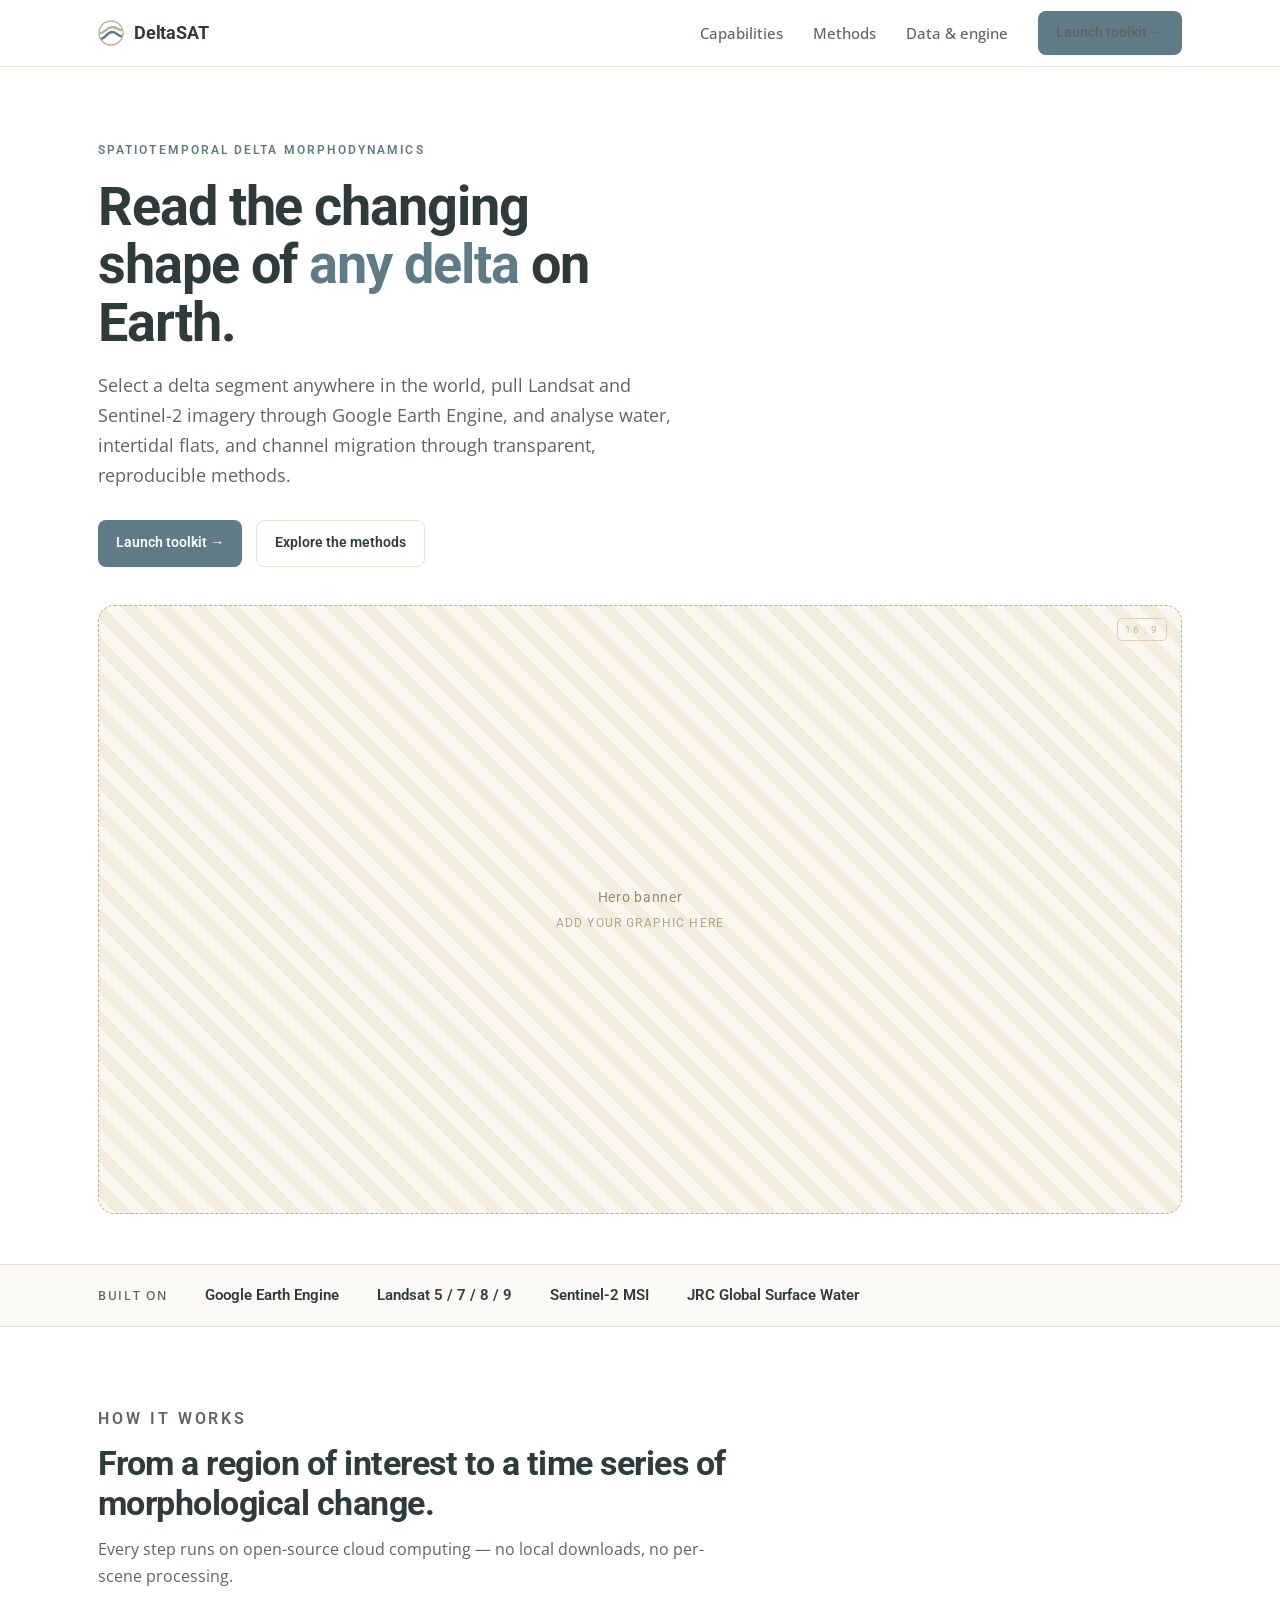
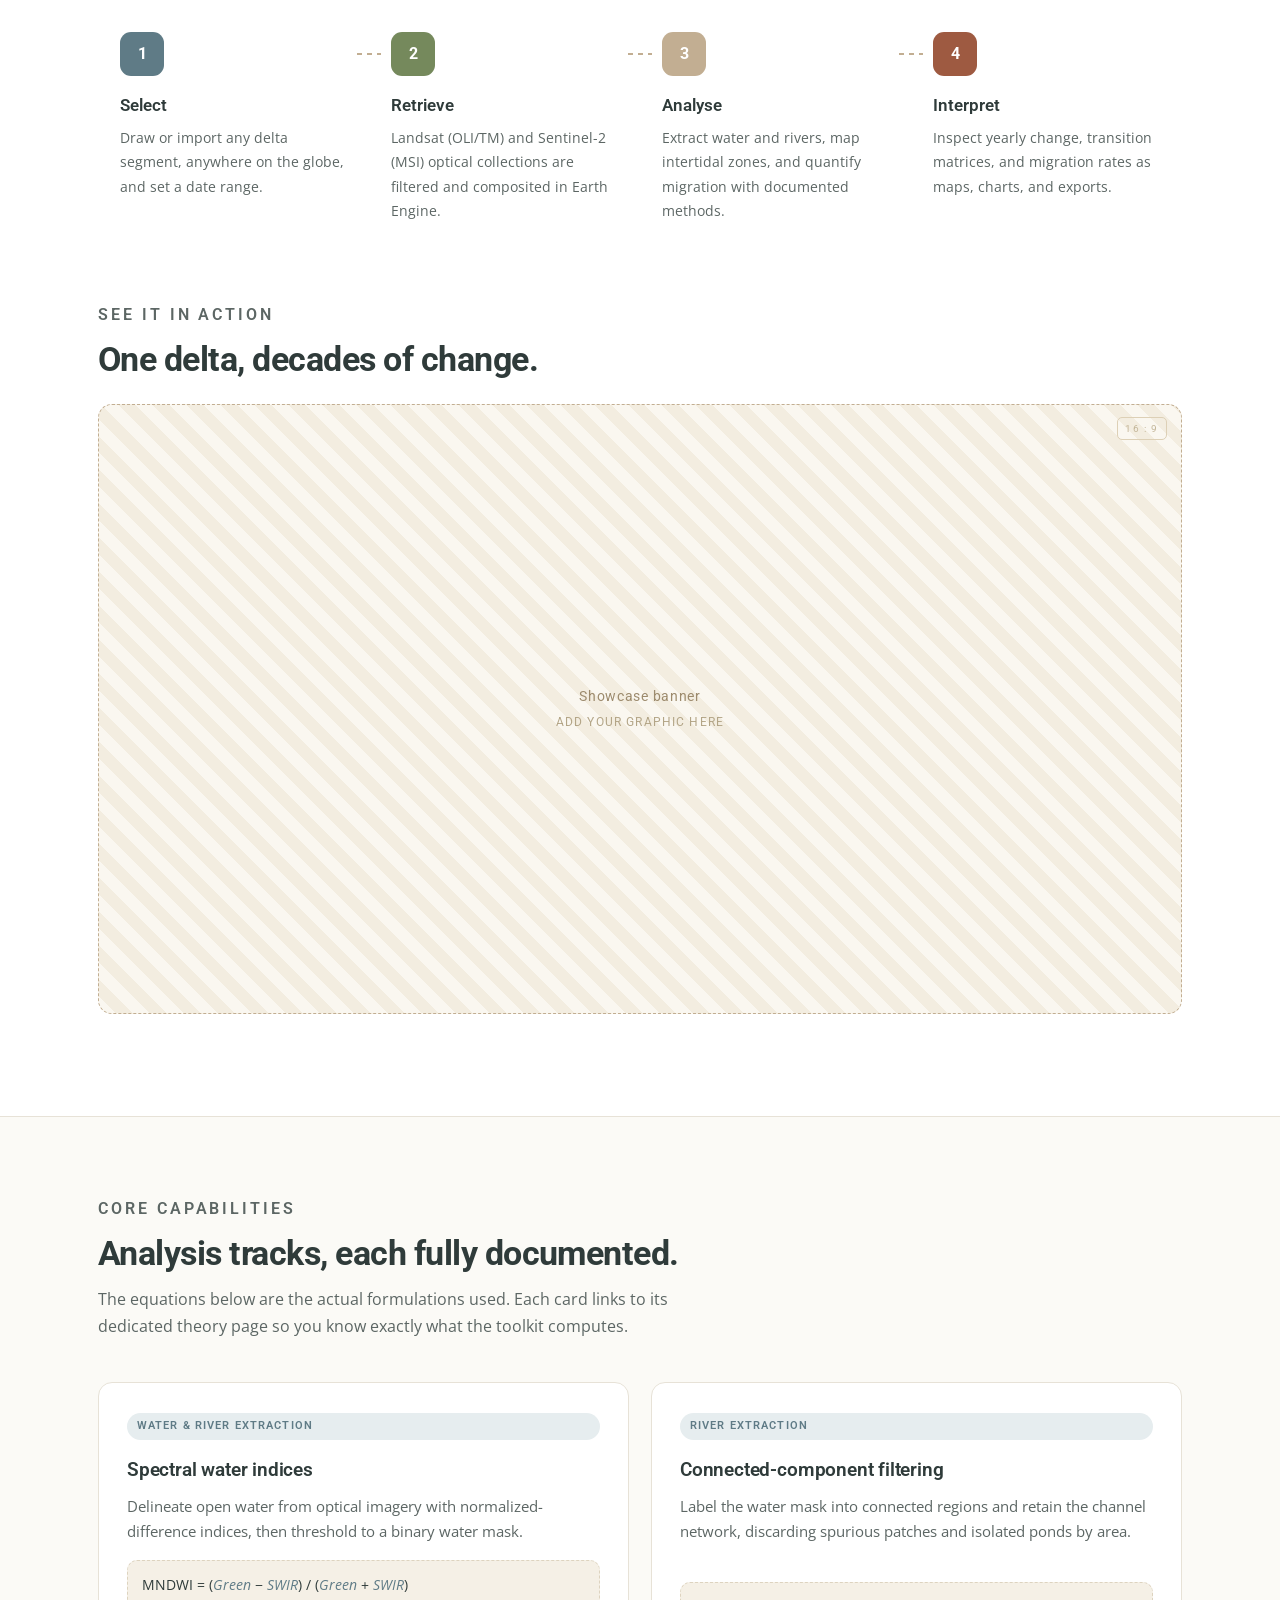
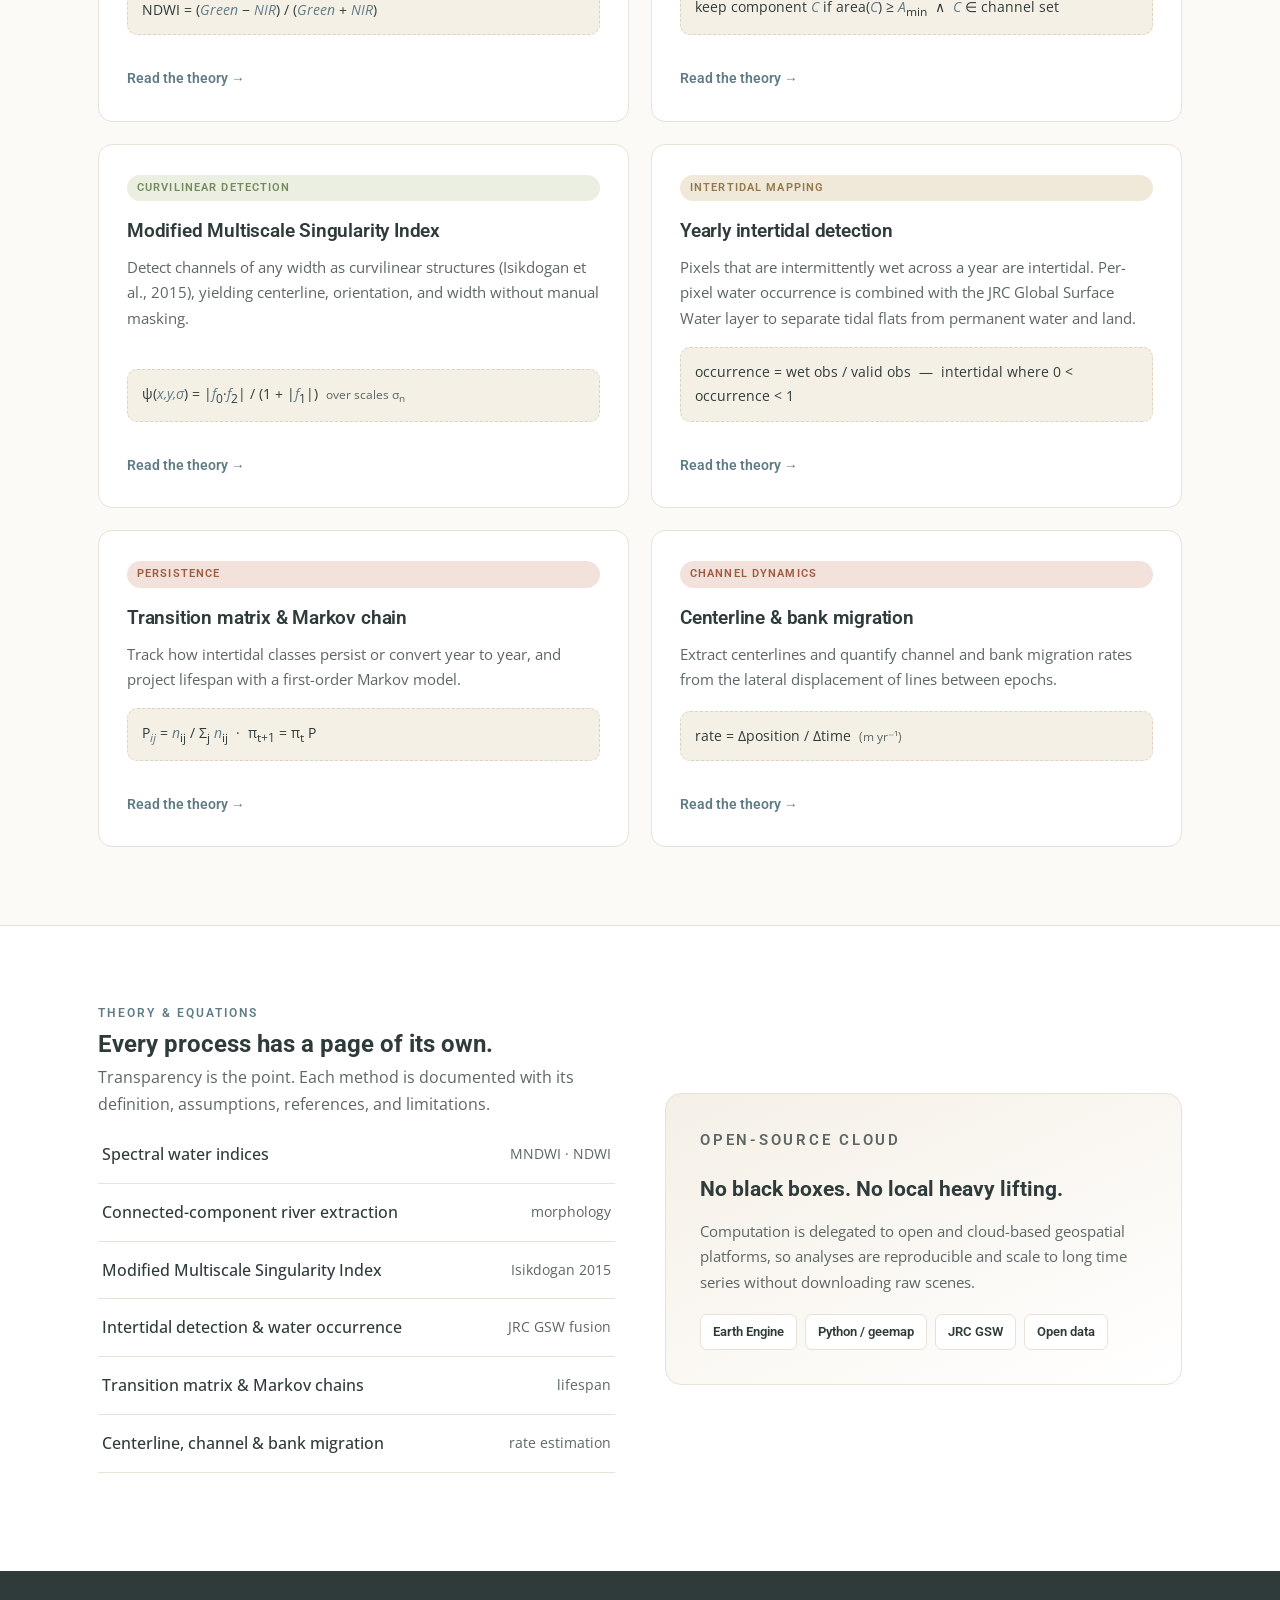
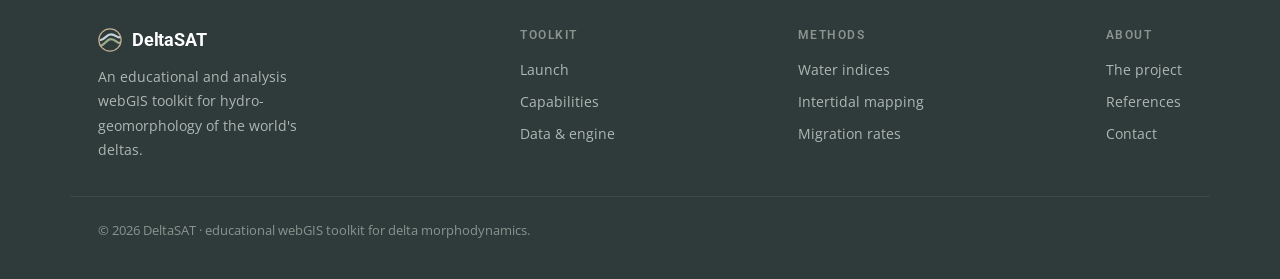
<file: demo/index.html>
<!DOCTYPE html>
<html lang="en">
<head>
<meta charset="UTF-8">
<meta name="viewport" content="width=device-width, initial-scale=1.0">
<title>DeltaSAT — Spatiotemporal toolkit for delta morphodynamics</title>
<link rel="preconnect" href="https://fonts.googleapis.com"><link rel="preconnect" href="https://fonts.gstatic.com" crossorigin>
<link href="https://fonts.googleapis.com/css2?family=Open+Sans:ital,wght@0,400;0,500;0,600;1,400&family=Roboto:wght@400;500;700&display=swap" rel="stylesheet">
<link rel="stylesheet" href="theme.css">
<style>
  .hero{position:relative;padding:74px 0 26px}
  .hero h1{font-family:"Roboto",sans-serif;font-size:clamp(2.1rem,4.4vw,3.35rem);line-height:1.08;font-weight:700;letter-spacing:-.02em;margin:18px 0 18px;max-width:18ch}
  .hero h1 em{font-style:normal;color:var(--river-deep)}
  .lead{font-size:1.12rem;color:var(--ink-soft);max-width:60ch}
  .hero-copy{max-width:760px}
  .hero-banner{margin-top:38px;border-radius:16px}
  .showcase{padding:0 0 78px}
  .showcase .head{margin-bottom:24px}
  .sources{border-top:1px solid var(--line);border-bottom:1px solid var(--line);background:#FBFAF6}
  .sources .wrap{display:flex;align-items:center;gap:14px 38px;flex-wrap:wrap;padding:18px 28px}
  .sources span:first-child{font-size:.74rem;letter-spacing:.14em;text-transform:uppercase;color:var(--ink-soft);font-weight:600}
  .sources b{font-family:"Roboto",sans-serif;font-weight:600;font-size:.92rem;color:var(--ink)}
  .flow{display:grid;grid-template-columns:repeat(4,1fr)}
  .flow .step{padding:0 22px;position:relative}
  .flow .step:not(:last-child)::after{content:"";position:absolute;top:21px;right:-12px;width:24px;height:2px;background:repeating-linear-gradient(90deg,var(--sand-deep) 0 5px,transparent 5px 10px)}
  .dot{width:44px;height:44px;border-radius:11px;display:grid;place-items:center;color:#fff;font-family:"Roboto",sans-serif;font-weight:700;margin-bottom:16px;background:var(--river-deep)}
  .flow .step:nth-child(2) .dot{background:var(--sage-deep)}.flow .step:nth-child(3) .dot{background:var(--sand-deep)}.flow .step:nth-child(4) .dot{background:var(--terracotta)}
  .flow h3{font-family:"Roboto",sans-serif;font-size:1.04rem;font-weight:600;margin-bottom:6px}.flow p{font-size:.9rem;color:var(--ink-soft)}
  @media(max-width:760px){.flow{grid-template-columns:1fr 1fr;gap:34px 18px}.flow .step::after{display:none}}
  @media(max-width:460px){.flow{grid-template-columns:1fr}}
  .caps{background:#FBFAF6;border-top:1px solid var(--line);border-bottom:1px solid var(--line)}
  .cap-grid{display:grid;grid-template-columns:1fr 1fr;gap:22px}
  .card{background:#fff;border:1px solid var(--line);border-radius:14px;padding:30px 28px;transition:transform .2s,box-shadow .2s,border-color .2s;display:flex;flex-direction:column}
  .card:hover{transform:translateY(-3px);box-shadow:var(--shadow);border-color:#dcd6c9}
  .tag{display:inline-block;font-size:.7rem;letter-spacing:.1em;text-transform:uppercase;font-weight:600;padding:4px 10px;border-radius:20px;margin-bottom:14px}
  .t-blue{background:#E6EDEF;color:var(--river-deep)}.t-green{background:#EAEFE2;color:var(--sage-deep)}.t-sand{background:#F0E8D9;color:#94774a}.t-clay{background:#F3E2DB;color:var(--terracotta)}
  .card h3{font-family:"Roboto",sans-serif;font-size:1.18rem;font-weight:600;margin-bottom:8px;letter-spacing:-.01em}
  .card p{font-size:.94rem;color:var(--ink-soft);margin-bottom:16px}
  .card .eqn{margin-top:auto;font-size:.9rem;line-height:1.7;padding:12px 14px}
  .card a.more{font-family:"Roboto",sans-serif;font-weight:600;font-size:.86rem;color:var(--river-deep);display:inline-flex;gap:6px;align-items:center;transition:gap .2s;margin-top:16px}
  .card a.more:hover{gap:11px}
  @media(max-width:720px){.cap-grid{grid-template-columns:1fr}}
  .split{display:grid;grid-template-columns:1fr 1fr;gap:50px;align-items:center}
  .methods-list{list-style:none;margin-top:8px}
  .methods-list a{display:flex;justify-content:space-between;align-items:center;gap:16px;padding:15px 4px;border-bottom:1px solid var(--line);font-weight:500;transition:padding .2s,color .2s}
  .methods-list a:hover{padding-left:10px;color:var(--river-deep)}
  .methods-list em{font-style:normal;color:var(--ink-soft);font-size:.85rem;font-weight:400;text-align:right}
  .opencard{background:linear-gradient(155deg,var(--cream),#fff);border:1px solid var(--line);border-radius:16px;padding:34px}
  .opencard h3{font-family:"Roboto",sans-serif;font-size:1.3rem;margin-bottom:12px;font-weight:700}.opencard p{color:var(--ink-soft);font-size:.96rem;margin-bottom:18px}
  @media(max-width:780px){.split{grid-template-columns:1fr;gap:34px}}
</style>
</head>
<body>

<header><div class="wrap"><nav>
  <a class="brand" href="index.html">
    <svg width="26" height="26" viewBox="0 0 26 26"><path d="M3 19c5-1 6-7 11-7s7 5 9 4" fill="none" stroke="#5F7B86" stroke-width="2.4" stroke-linecap="round"/><path d="M3 13c5-1 6-6 11-6s7 4 9 3" fill="none" stroke="#9CAB8A" stroke-width="2.4" stroke-linecap="round" opacity=".85"/><circle cx="13" cy="13" r="12" fill="none" stroke="#C2AE92" stroke-width="1.4"/></svg>
    DeltaSAT
  </a>
  <div class="navlinks">
    <a href="#capabilities">Capabilities</a>
    <a href="#methods">Methods</a>
    <a href="#data">Data &amp; engine</a>
    <a href="toolkit.html" class="btn">Launch toolkit →</a>
  </div>
</nav></div></header>

<section class="hero"><div class="wrap">
  <div class="hero-copy">
    <p class="eyebrow rise" style="animation-delay:.05s">Spatiotemporal delta morphodynamics</p>
    <h1 class="rise" style="animation-delay:.12s">Read the changing shape of <em>any delta</em> on Earth.</h1>
    <p class="lead rise" style="animation-delay:.2s">Select a delta segment anywhere in the world, pull Landsat and Sentinel-2 imagery through Google Earth Engine, and analyse water, intertidal flats, and channel migration through transparent, reproducible methods.</p>
    <div class="cta rise" style="animation-delay:.28s;margin-top:30px">
      <a href="toolkit.html" class="btn">Launch toolkit →</a>
      <a href="#methods" class="btn ghost">Explore the methods</a>
    </div>
  </div>
  <div class="figslot hero-banner rise" style="animation-delay:.34s">Hero banner<span>add your graphic here</span></div>
</div></section>

<div class="sources" id="data"><div class="wrap">
  <span>Built on</span>
  <b>Google Earth Engine</b><b>Landsat 5 / 7 / 8 / 9</b><b>Sentinel-2 MSI</b><b>JRC Global Surface Water</b>
</div></div>

<section class="block"><div class="wrap">
  <div class="head">
    <p class="eyebrow">How it works</p>
    <h2>From a region of interest to a time series of morphological change.</h2>
    <p>Every step runs on open-source cloud computing — no local downloads, no per-scene processing.</p>
  </div>
  <div class="flow">
    <div class="step"><div class="dot">1</div><h3>Select</h3><p>Draw or import any delta segment, anywhere on the globe, and set a date range.</p></div>
    <div class="step"><div class="dot">2</div><h3>Retrieve</h3><p>Landsat (OLI/TM) and Sentinel-2 (MSI) optical collections are filtered and composited in Earth Engine.</p></div>
    <div class="step"><div class="dot">3</div><h3>Analyse</h3><p>Extract water and rivers, map intertidal zones, and quantify migration with documented methods.</p></div>
    <div class="step"><div class="dot">4</div><h3>Interpret</h3><p>Inspect yearly change, transition matrices, and migration rates as maps, charts, and exports.</p></div>
  </div>
</div></section>

<section class="showcase"><div class="wrap">
  <div class="head">
    <p class="eyebrow">See it in action</p>
    <h2>One delta, decades of change.</h2>
  </div>
  <div class="figslot">Showcase banner<span>add your graphic here</span></div>
</div></section>

<section class="block caps" id="capabilities"><div class="wrap">
  <div class="head">
    <p class="eyebrow">Core capabilities</p>
    <h2>Analysis tracks, each fully documented.</h2>
    <p>The equations below are the actual formulations used. Each card links to its dedicated theory page so you know exactly what the toolkit computes.</p>
  </div>
  <div class="cap-grid">
    <div class="card">
      <span class="tag t-blue">Water &amp; river extraction</span>
      <h3>Spectral water indices</h3>
      <p>Delineate open water from optical imagery with normalized-difference indices, then threshold to a binary water mask.</p>
      <div class="eqn">MNDWI = (<i class="v">Green</i> − <i class="v">SWIR</i>) / (<i class="v">Green</i> + <i class="v">SWIR</i>)<br>NDWI = (<i class="v">Green</i> − <i class="v">NIR</i>) / (<i class="v">Green</i> + <i class="v">NIR</i>)</div>
      <a class="more" href="water-indices.html">Read the theory →</a>
    </div>
    <div class="card">
      <span class="tag t-blue">River extraction</span>
      <h3>Connected-component filtering</h3>
      <p>Label the water mask into connected regions and retain the channel network, discarding spurious patches and isolated ponds by area.</p>
      <div class="eqn">keep component <i class="v">C</i> if area(<i class="v">C</i>) ≥ <i class="v">A</i><sub>min</sub> &nbsp;∧&nbsp; <i class="v">C</i> ∈ channel set</div>
      <a class="more" href="river-extraction.html">Read the theory →</a>
    </div>
    <div class="card">
      <span class="tag t-green">Curvilinear detection</span>
      <h3>Modified Multiscale Singularity Index</h3>
      <p>Detect channels of any width as curvilinear structures (Isikdogan et al., 2015), yielding centerline, orientation, and width without manual masking.</p>
      <div class="eqn">ψ(<i class="v">x,y,σ</i>) = |<i class="v">f</i><sub>0</sub>·<i class="v">f</i><sub>2</sub>| / (1 + |<i class="v">f</i><sub>1</sub>|) &nbsp;<small>over scales σ<sub>n</sub></small></div>
      <a class="more" href="singularity-index.html">Read the theory →</a>
    </div>
    <div class="card">
      <span class="tag t-sand">Intertidal mapping</span>
      <h3>Yearly intertidal detection</h3>
      <p>Pixels that are intermittently wet across a year are intertidal. Per-pixel water occurrence is combined with the JRC Global Surface Water layer to separate tidal flats from permanent water and land.</p>
      <div class="eqn">occurrence = wet obs / valid obs &nbsp;—&nbsp; intertidal where 0 &lt; occurrence &lt; 1</div>
      <a class="more" href="intertidal.html">Read the theory →</a>
    </div>
    <div class="card">
      <span class="tag t-clay">Persistence</span>
      <h3>Transition matrix &amp; Markov chain</h3>
      <p>Track how intertidal classes persist or convert year to year, and project lifespan with a first-order Markov model.</p>
      <div class="eqn">P<sub><i class="v">ij</i></sub> = <i class="v">n</i><sub>ij</sub> / Σ<sub>j</sub> <i class="v">n</i><sub>ij</sub> &nbsp;·&nbsp; π<sub>t+1</sub> = π<sub>t</sub> P</div>
      <a class="more" href="markov.html">Read the theory →</a>
    </div>
    <div class="card">
      <span class="tag t-clay">Channel dynamics</span>
      <h3>Centerline &amp; bank migration</h3>
      <p>Extract centerlines and quantify channel and bank migration rates from the lateral displacement of lines between epochs.</p>
      <div class="eqn">rate = Δposition / Δtime &nbsp;<small>(m yr⁻¹)</small></div>
      <a class="more" href="migration.html">Read the theory →</a>
    </div>
  </div>
</div></section>

<section class="block" id="methods"><div class="wrap split">
  <div>
    <p class="eyebrow">Theory &amp; equations</p>
    <h2 style="font-family:"Roboto",sans-serif;font-size:clamp(1.6rem,3vw,2.15rem);letter-spacing:-.015em;margin:12px 0 6px;font-weight:700">Every process has a page of its own.</h2>
    <p style="color:var(--ink-soft)">Transparency is the point. Each method is documented with its definition, assumptions, references, and limitations.</p>
    <ul class="methods-list">
      <li><a href="water-indices.html">Spectral water indices <em>MNDWI · NDWI</em></a></li>
      <li><a href="river-extraction.html">Connected-component river extraction <em>morphology</em></a></li>
      <li><a href="singularity-index.html">Modified Multiscale Singularity Index <em>Isikdogan 2015</em></a></li>
      <li><a href="intertidal.html">Intertidal detection &amp; water occurrence <em>JRC GSW fusion</em></a></li>
      <li><a href="markov.html">Transition matrix &amp; Markov chains <em>lifespan</em></a></li>
      <li><a href="migration.html">Centerline, channel &amp; bank migration <em>rate estimation</em></a></li>
    </ul>
  </div>
  <div class="opencard">
    <p class="eyebrow">Open-source cloud</p>
    <h3>No black boxes. No local heavy lifting.</h3>
    <p>Computation is delegated to open and cloud-based geospatial platforms, so analyses are reproducible and scale to long time series without downloading raw scenes.</p>
    <div class="chips"><span class="chip">Earth Engine</span><span class="chip">Python / geemap</span><span class="chip">JRC GSW</span><span class="chip">Open data</span></div>
  </div>
</div></section>

<footer><div class="wrap">
  <div class="fcol">
    <div class="brand" style="display:flex;align-items:center;gap:10px;font-family:"Roboto",sans-serif;font-weight:700;font-size:1.12rem">
      <svg width="24" height="24" viewBox="0 0 26 26"><path d="M3 19c5-1 6-7 11-7s7 5 9 4" fill="none" stroke="#9CAB8A" stroke-width="2.4" stroke-linecap="round"/><path d="M3 13c5-1 6-6 11-6s7 4 9 3" fill="none" stroke="#C7D2D7" stroke-width="2.4" stroke-linecap="round"/><circle cx="13" cy="13" r="12" fill="none" stroke="#C2AE92" stroke-width="1.4"/></svg>
      DeltaSAT
    </div>
    <p style="max-width:30ch;color:#aeb8b3">An educational and analysis webGIS toolkit for hydro-geomorphology of the world's deltas.</p>
  </div>
  <div class="fcol"><h4>Toolkit</h4><a href="#">Launch</a><a href="#capabilities">Capabilities</a><a href="#data">Data &amp; engine</a></div>
  <div class="fcol"><h4>Methods</h4><a href="water-indices.html">Water indices</a><a href="intertidal.html">Intertidal mapping</a><a href="migration.html">Migration rates</a></div>
  <div class="fcol"><h4>About</h4><a href="#">The project</a><a href="#">References</a><a href="#">Contact</a></div>
</div>
<div class="wrap fine">© 2026 DeltaSAT · educational webGIS toolkit for delta morphodynamics.</div>
</footer>

</body>
</html>
</file>
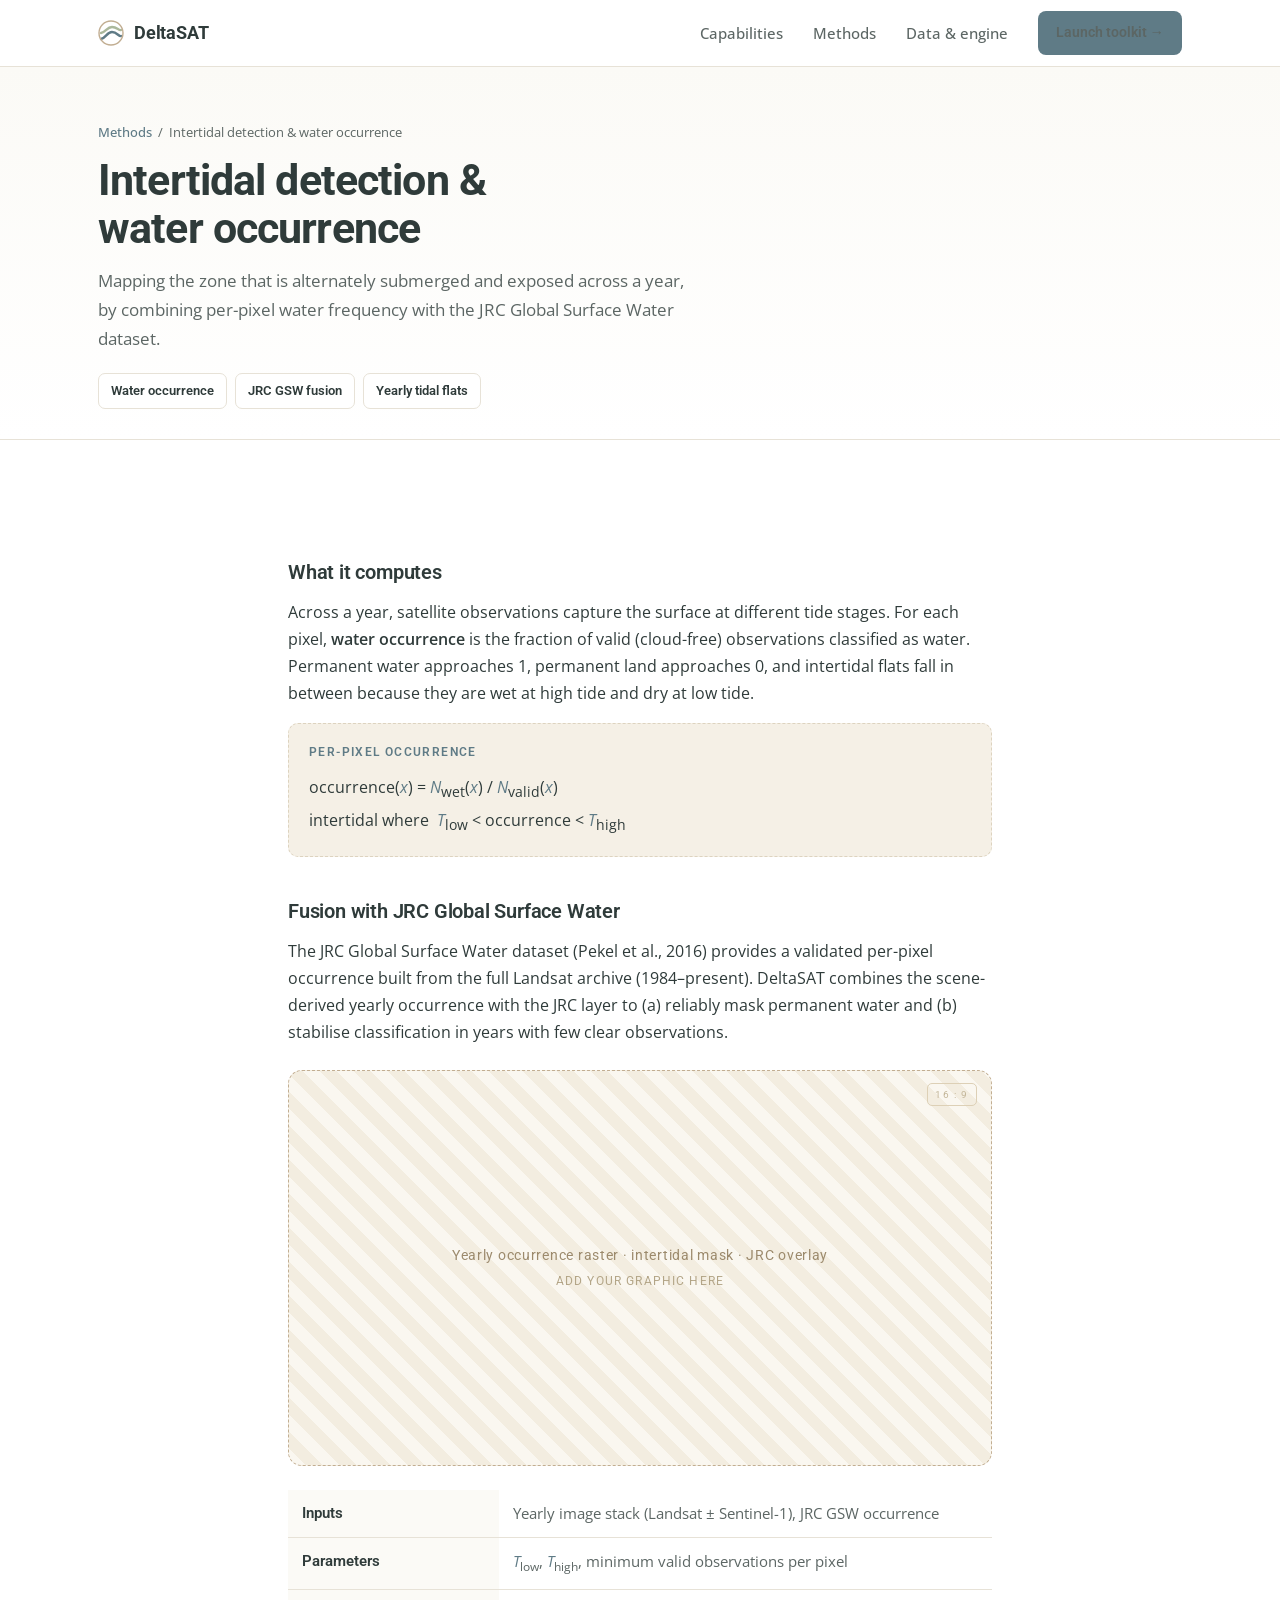
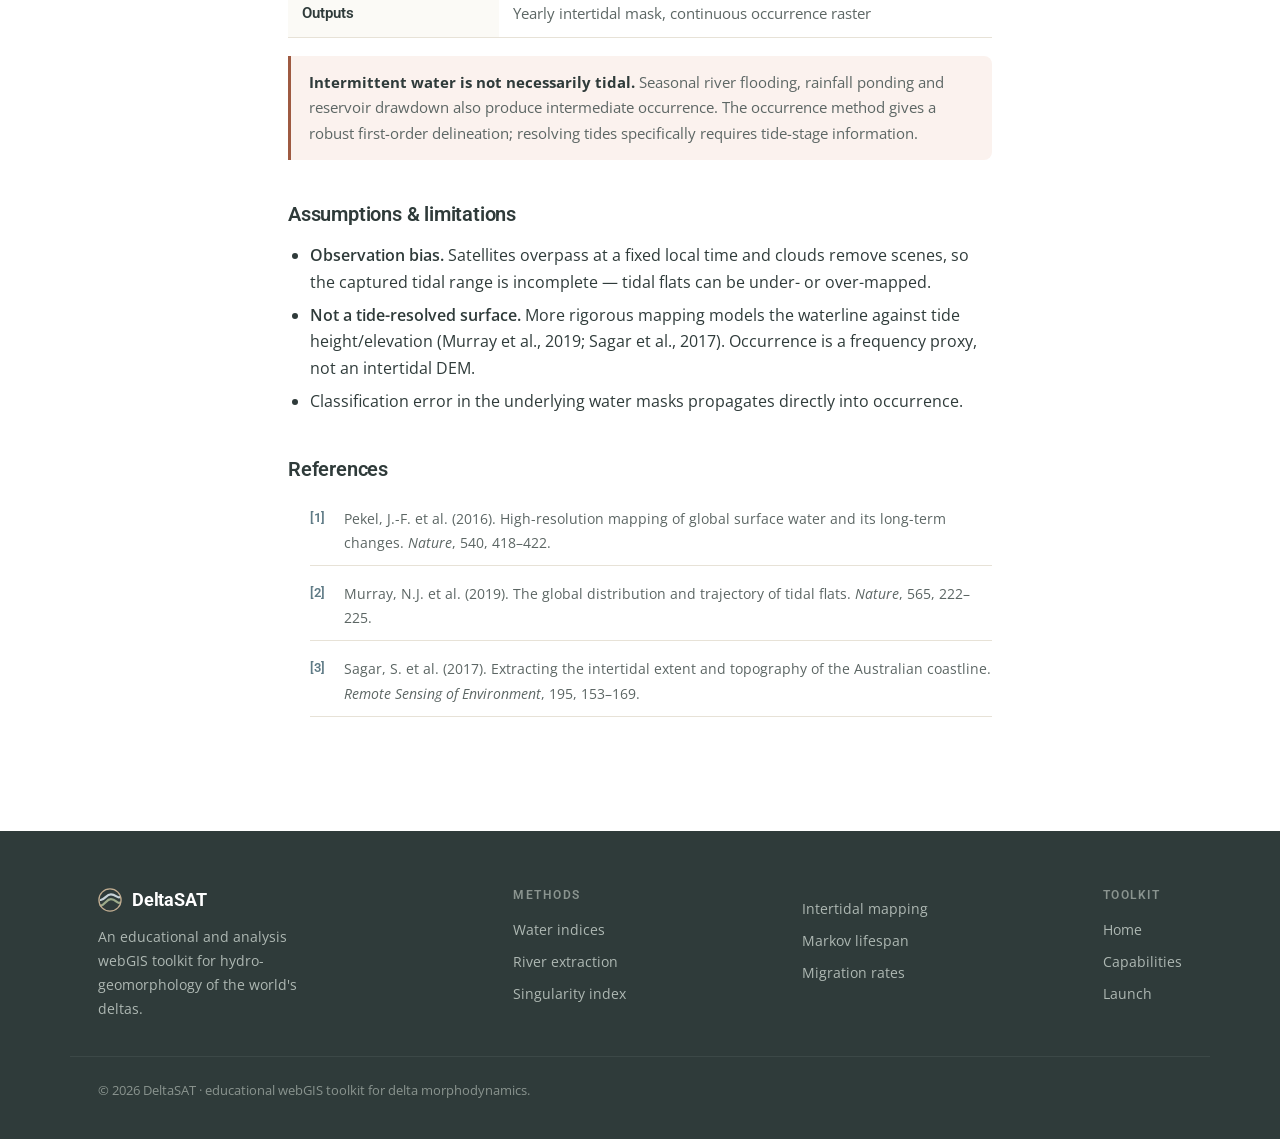
<file: demo/intertidal.html>
<!DOCTYPE html><html lang="en"><head>
<meta charset="UTF-8"><meta name="viewport" content="width=device-width, initial-scale=1.0">
<title>Intertidal detection & water occurrence — DeltaSAT</title>
<link rel="preconnect" href="https://fonts.googleapis.com"><link rel="preconnect" href="https://fonts.gstatic.com" crossorigin>
<link href="https://fonts.googleapis.com/css2?family=Open+Sans:ital,wght@0,400;0,500;0,600;1,400&family=Roboto:wght@400;500;700&display=swap" rel="stylesheet">
<link rel="stylesheet" href="theme.css">
</head><body>
<header><div class="wrap"><nav>
  <a class="brand" href="index.html">
    <svg width="26" height="26" viewBox="0 0 26 26"><path d="M3 19c5-1 6-7 11-7s7 5 9 4" fill="none" stroke="#5F7B86" stroke-width="2.4" stroke-linecap="round"/><path d="M3 13c5-1 6-6 11-6s7 4 9 3" fill="none" stroke="#9CAB8A" stroke-width="2.4" stroke-linecap="round" opacity=".85"/><circle cx="13" cy="13" r="12" fill="none" stroke="#C2AE92" stroke-width="1.4"/></svg>
    DeltaSAT
  </a>
  <div class="navlinks">
    <a href="index.html#capabilities">Capabilities</a>
    <a href="index.html#methods">Methods</a>
    <a href="index.html#data">Data &amp; engine</a>
    <a href="#" class="btn">Launch toolkit →</a>
  </div>
</nav></div></header>
<section class="mhero"><div class="wrap">
  <p class="crumb"><a href="index.html#methods">Methods</a> &nbsp;/&nbsp; Intertidal detection &amp; water occurrence</p>
  <h1 class="rise">Intertidal detection &amp; water occurrence</h1>
  <p class="sub rise" style="animation-delay:.1s">Mapping the zone that is alternately submerged and exposed across a year, by combining per-pixel water frequency with the JRC Global Surface Water dataset.</p>
  <div class="mtags chips"><span class="chip">Water occurrence</span><span class="chip">JRC GSW fusion</span><span class="chip">Yearly tidal flats</span></div>
</div></section>
<section class="block"><div class="wrap prose">
  <h3>What it computes</h3>
  <p>Across a year, satellite observations capture the surface at different tide stages. For each pixel, <strong>water occurrence</strong> is the fraction of valid (cloud-free) observations classified as water. Permanent water approaches 1, permanent land approaches 0, and intertidal flats fall in between because they are wet at high tide and dry at low tide.</p>
  <div class="eqn"><span class="lbl">Per-pixel occurrence</span>
    occurrence(<i class="v">x</i>) = <i class="v">N</i><sub>wet</sub>(<i class="v">x</i>) / <i class="v">N</i><sub>valid</sub>(<i class="v">x</i>)<br>
    intertidal where &nbsp;<i class="v">T</i><sub>low</sub> &lt; occurrence &lt; <i class="v">T</i><sub>high</sub>
  </div>
  <h3>Fusion with JRC Global Surface Water</h3>
  <p>The JRC Global Surface Water dataset (Pekel et al., 2016) provides a validated per-pixel occurrence built from the full Landsat archive (1984–present). DeltaSAT combines the scene-derived yearly occurrence with the JRC layer to (a) reliably mask permanent water and (b) stabilise classification in years with few clear observations.</p>
  <div class="figslot">Yearly occurrence raster · intertidal mask · JRC overlay<span>add your graphic here</span></div>
  <table class="spec">
    <tr><th>Inputs</th><td>Yearly image stack (Landsat ± Sentinel-1), JRC GSW occurrence</td></tr>
    <tr><th>Parameters</th><td><i class="v">T</i><sub>low</sub>, <i class="v">T</i><sub>high</sub>, minimum valid observations per pixel</td></tr>
    <tr><th>Outputs</th><td>Yearly intertidal mask, continuous occurrence raster</td></tr>
  </table>
  <div class="note warn"><b>Intermittent water is not necessarily tidal.</b> Seasonal river flooding, rainfall ponding and reservoir drawdown also produce intermediate occurrence. The occurrence method gives a robust first-order delineation; resolving tides specifically requires tide-stage information.</div>
  <h3>Assumptions &amp; limitations</h3>
  <ul>
    <li><strong>Observation bias.</strong> Satellites overpass at a fixed local time and clouds remove scenes, so the captured tidal range is incomplete — tidal flats can be under- or over-mapped.</li>
    <li><strong>Not a tide-resolved surface.</strong> More rigorous mapping models the waterline against tide height/elevation (Murray et al., 2019; Sagar et al., 2017). Occurrence is a frequency proxy, not an intertidal DEM.</li>
    <li>Classification error in the underlying water masks propagates directly into occurrence.</li>
  </ul>
  <h3>References</h3>
  <ol class="refs">
    <li>Pekel, J.-F. et al. (2016). High-resolution mapping of global surface water and its long-term changes. <em>Nature</em>, 540, 418–422.</li>
    <li>Murray, N.J. et al. (2019). The global distribution and trajectory of tidal flats. <em>Nature</em>, 565, 222–225.</li>
    <li>Sagar, S. et al. (2017). Extracting the intertidal extent and topography of the Australian coastline. <em>Remote Sensing of Environment</em>, 195, 153–169.</li>
  </ol>
</div></section>
<footer><div class="wrap">
  <div class="fcol">
    <div class="brand" style="display:flex;align-items:center;gap:10px;font-family:"Roboto",sans-serif;font-weight:700;font-size:1.12rem">
      <svg width="24" height="24" viewBox="0 0 26 26"><path d="M3 19c5-1 6-7 11-7s7 5 9 4" fill="none" stroke="#9CAB8A" stroke-width="2.4" stroke-linecap="round"/><path d="M3 13c5-1 6-6 11-6s7 4 9 3" fill="none" stroke="#C7D2D7" stroke-width="2.4" stroke-linecap="round"/><circle cx="13" cy="13" r="12" fill="none" stroke="#C2AE92" stroke-width="1.4"/></svg>
      DeltaSAT
    </div>
    <p style="max-width:30ch;color:#aeb8b3">An educational and analysis webGIS toolkit for hydro-geomorphology of the world's deltas.</p>
  </div>
  <div class="fcol"><h4>Methods</h4><a href="water-indices.html">Water indices</a><a href="river-extraction.html">River extraction</a><a href="singularity-index.html">Singularity index</a></div>
  <div class="fcol"><h4></h4><a href="intertidal.html">Intertidal mapping</a><a href="markov.html">Markov lifespan</a><a href="migration.html">Migration rates</a></div>
  <div class="fcol"><h4>Toolkit</h4><a href="index.html">Home</a><a href="index.html#capabilities">Capabilities</a><a href="#">Launch</a></div>
</div>
<div class="wrap fine">© 2026 DeltaSAT · educational webGIS toolkit for delta morphodynamics.</div>
</footer>
</body></html>
</file>
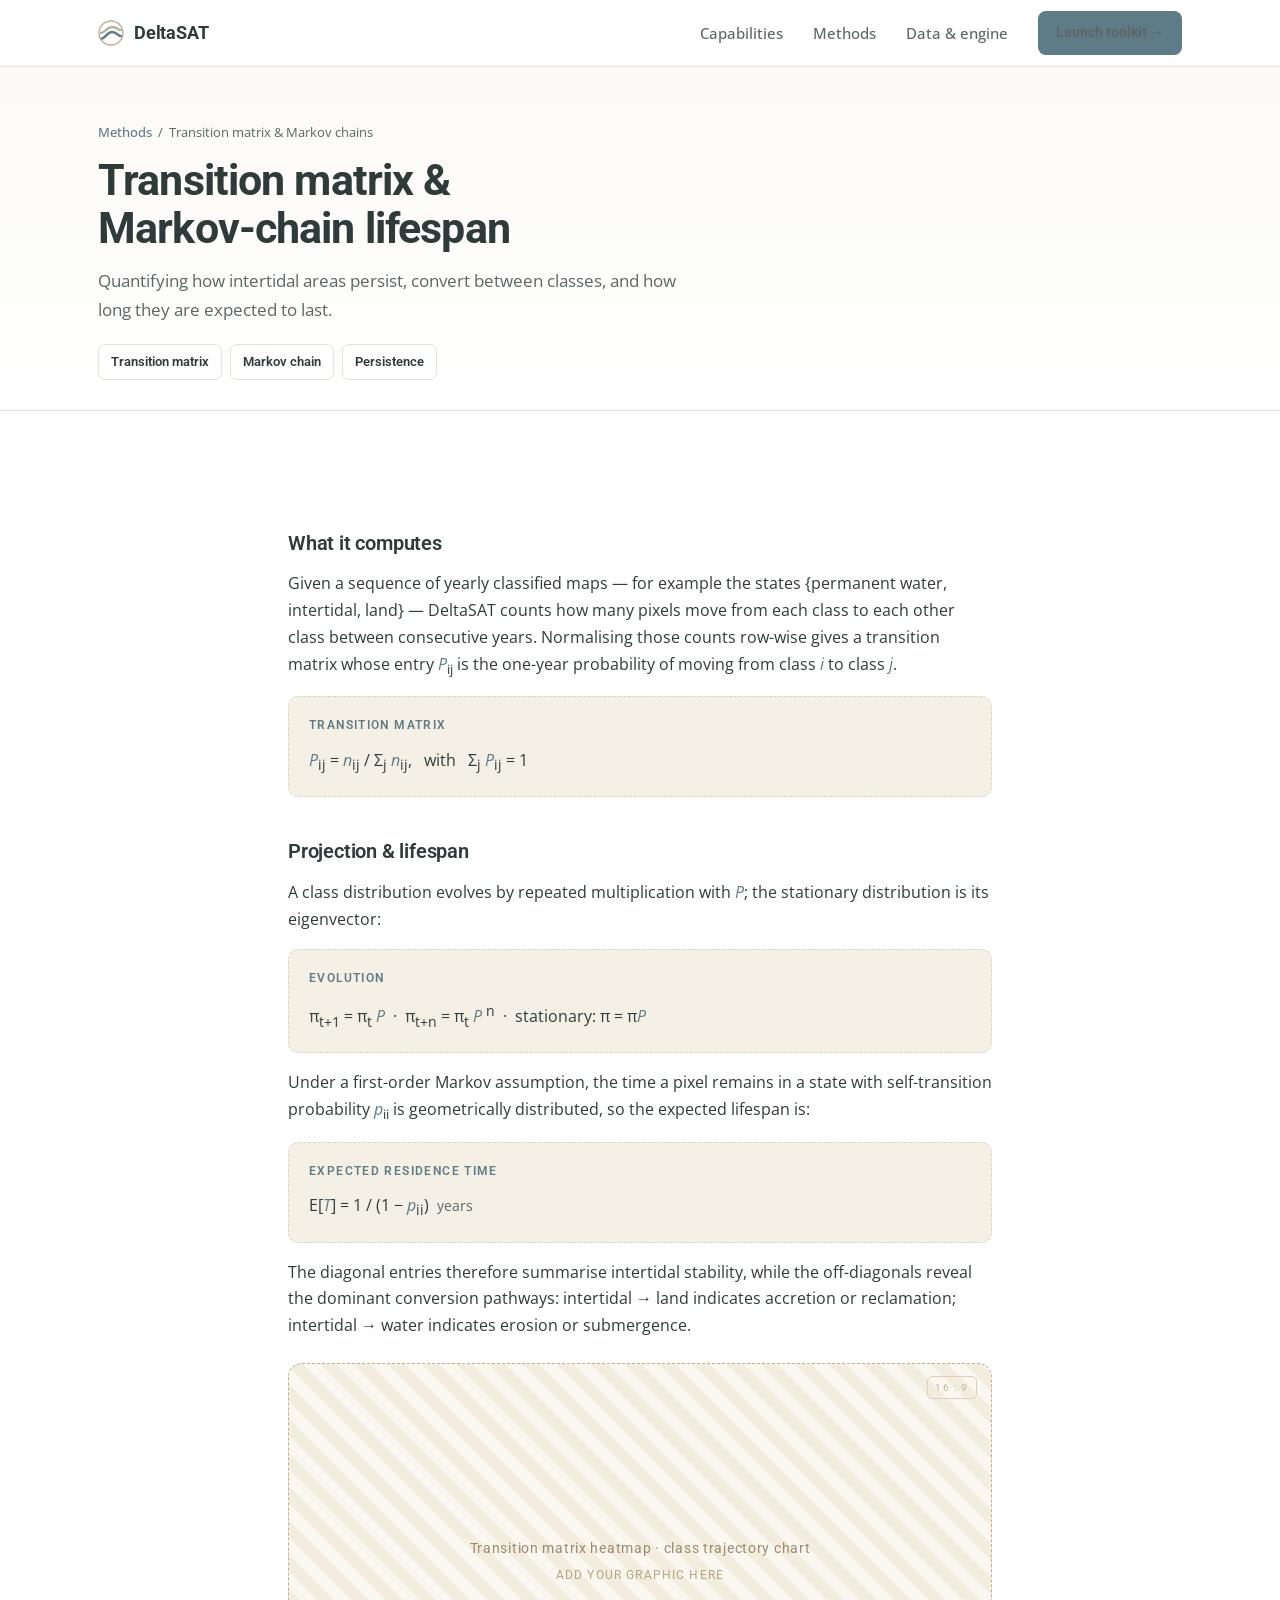
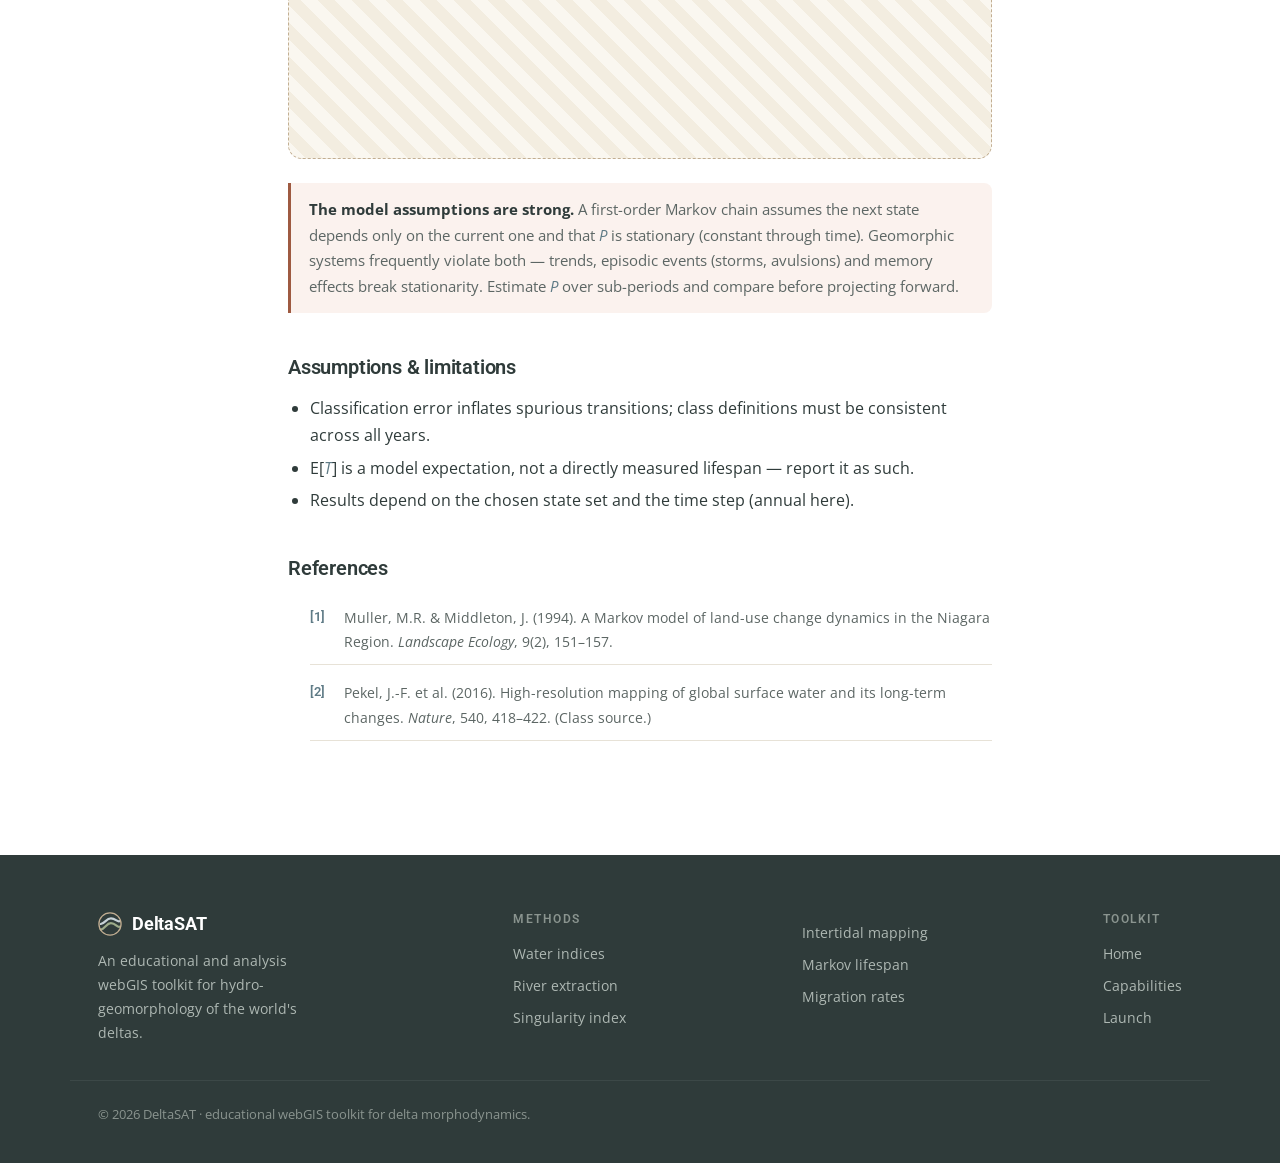
<file: demo/markov.html>
<!DOCTYPE html><html lang="en"><head>
<meta charset="UTF-8"><meta name="viewport" content="width=device-width, initial-scale=1.0">
<title>Transition matrix & Markov chains — DeltaSAT</title>
<link rel="preconnect" href="https://fonts.googleapis.com"><link rel="preconnect" href="https://fonts.gstatic.com" crossorigin>
<link href="https://fonts.googleapis.com/css2?family=Open+Sans:ital,wght@0,400;0,500;0,600;1,400&family=Roboto:wght@400;500;700&display=swap" rel="stylesheet">
<link rel="stylesheet" href="theme.css">
</head><body>
<header><div class="wrap"><nav>
  <a class="brand" href="index.html">
    <svg width="26" height="26" viewBox="0 0 26 26"><path d="M3 19c5-1 6-7 11-7s7 5 9 4" fill="none" stroke="#5F7B86" stroke-width="2.4" stroke-linecap="round"/><path d="M3 13c5-1 6-6 11-6s7 4 9 3" fill="none" stroke="#9CAB8A" stroke-width="2.4" stroke-linecap="round" opacity=".85"/><circle cx="13" cy="13" r="12" fill="none" stroke="#C2AE92" stroke-width="1.4"/></svg>
    DeltaSAT
  </a>
  <div class="navlinks">
    <a href="index.html#capabilities">Capabilities</a>
    <a href="index.html#methods">Methods</a>
    <a href="index.html#data">Data &amp; engine</a>
    <a href="#" class="btn">Launch toolkit →</a>
  </div>
</nav></div></header>
<section class="mhero"><div class="wrap">
  <p class="crumb"><a href="index.html#methods">Methods</a> &nbsp;/&nbsp; Transition matrix &amp; Markov chains</p>
  <h1 class="rise">Transition matrix &amp; Markov-chain lifespan</h1>
  <p class="sub rise" style="animation-delay:.1s">Quantifying how intertidal areas persist, convert between classes, and how long they are expected to last.</p>
  <div class="mtags chips"><span class="chip">Transition matrix</span><span class="chip">Markov chain</span><span class="chip">Persistence</span></div>
</div></section>
<section class="block"><div class="wrap prose">
  <h3>What it computes</h3>
  <p>Given a sequence of yearly classified maps — for example the states {permanent water, intertidal, land} — DeltaSAT counts how many pixels move from each class to each other class between consecutive years. Normalising those counts row-wise gives a transition matrix whose entry <i class="v">P</i><sub>ij</sub> is the one-year probability of moving from class <i class="v">i</i> to class <i class="v">j</i>.</p>
  <div class="eqn"><span class="lbl">Transition matrix</span>
    <i class="v">P</i><sub>ij</sub> = <i class="v">n</i><sub>ij</sub> / Σ<sub>j</sub> <i class="v">n</i><sub>ij</sub>, &nbsp; with &nbsp; Σ<sub>j</sub> <i class="v">P</i><sub>ij</sub> = 1
  </div>
  <h3>Projection &amp; lifespan</h3>
  <p>A class distribution evolves by repeated multiplication with <i class="v">P</i>; the stationary distribution is its eigenvector:</p>
  <div class="eqn"><span class="lbl">Evolution</span>
    π<sub>t+1</sub> = π<sub>t</sub> <i class="v">P</i> &nbsp;·&nbsp; π<sub>t+n</sub> = π<sub>t</sub> <i class="v">P</i><sup>&nbsp;n</sup> &nbsp;·&nbsp; stationary: π = π<i class="v">P</i>
  </div>
  <p>Under a first-order Markov assumption, the time a pixel remains in a state with self-transition probability <i class="v">p</i><sub>ii</sub> is geometrically distributed, so the expected lifespan is:</p>
  <div class="eqn"><span class="lbl">Expected residence time</span> E[<i class="v">T</i>] = 1 / (1 − <i class="v">p</i><sub>ii</sub>) &nbsp;<small>years</small></div>
  <p>The diagonal entries therefore summarise intertidal stability, while the off-diagonals reveal the dominant conversion pathways: intertidal → land indicates accretion or reclamation; intertidal → water indicates erosion or submergence.</p>
  <div class="figslot">Transition matrix heatmap · class trajectory chart<span>add your graphic here</span></div>
  <div class="note warn"><b>The model assumptions are strong.</b> A first-order Markov chain assumes the next state depends only on the current one and that <i class="v">P</i> is stationary (constant through time). Geomorphic systems frequently violate both — trends, episodic events (storms, avulsions) and memory effects break stationarity. Estimate <i class="v">P</i> over sub-periods and compare before projecting forward.</div>
  <h3>Assumptions &amp; limitations</h3>
  <ul>
    <li>Classification error inflates spurious transitions; class definitions must be consistent across all years.</li>
    <li>E[<i class="v">T</i>] is a model expectation, not a directly measured lifespan — report it as such.</li>
    <li>Results depend on the chosen state set and the time step (annual here).</li>
  </ul>
  <h3>References</h3>
  <ol class="refs">
    <li>Muller, M.R. &amp; Middleton, J. (1994). A Markov model of land-use change dynamics in the Niagara Region. <em>Landscape Ecology</em>, 9(2), 151–157.</li>
    <li>Pekel, J.-F. et al. (2016). High-resolution mapping of global surface water and its long-term changes. <em>Nature</em>, 540, 418–422. (Class source.)</li>
  </ol>
</div></section>
<footer><div class="wrap">
  <div class="fcol">
    <div class="brand" style="display:flex;align-items:center;gap:10px;font-family:"Roboto",sans-serif;font-weight:700;font-size:1.12rem">
      <svg width="24" height="24" viewBox="0 0 26 26"><path d="M3 19c5-1 6-7 11-7s7 5 9 4" fill="none" stroke="#9CAB8A" stroke-width="2.4" stroke-linecap="round"/><path d="M3 13c5-1 6-6 11-6s7 4 9 3" fill="none" stroke="#C7D2D7" stroke-width="2.4" stroke-linecap="round"/><circle cx="13" cy="13" r="12" fill="none" stroke="#C2AE92" stroke-width="1.4"/></svg>
      DeltaSAT
    </div>
    <p style="max-width:30ch;color:#aeb8b3">An educational and analysis webGIS toolkit for hydro-geomorphology of the world's deltas.</p>
  </div>
  <div class="fcol"><h4>Methods</h4><a href="water-indices.html">Water indices</a><a href="river-extraction.html">River extraction</a><a href="singularity-index.html">Singularity index</a></div>
  <div class="fcol"><h4></h4><a href="intertidal.html">Intertidal mapping</a><a href="markov.html">Markov lifespan</a><a href="migration.html">Migration rates</a></div>
  <div class="fcol"><h4>Toolkit</h4><a href="index.html">Home</a><a href="index.html#capabilities">Capabilities</a><a href="#">Launch</a></div>
</div>
<div class="wrap fine">© 2026 DeltaSAT · educational webGIS toolkit for delta morphodynamics.</div>
</footer>
</body></html>
</file>
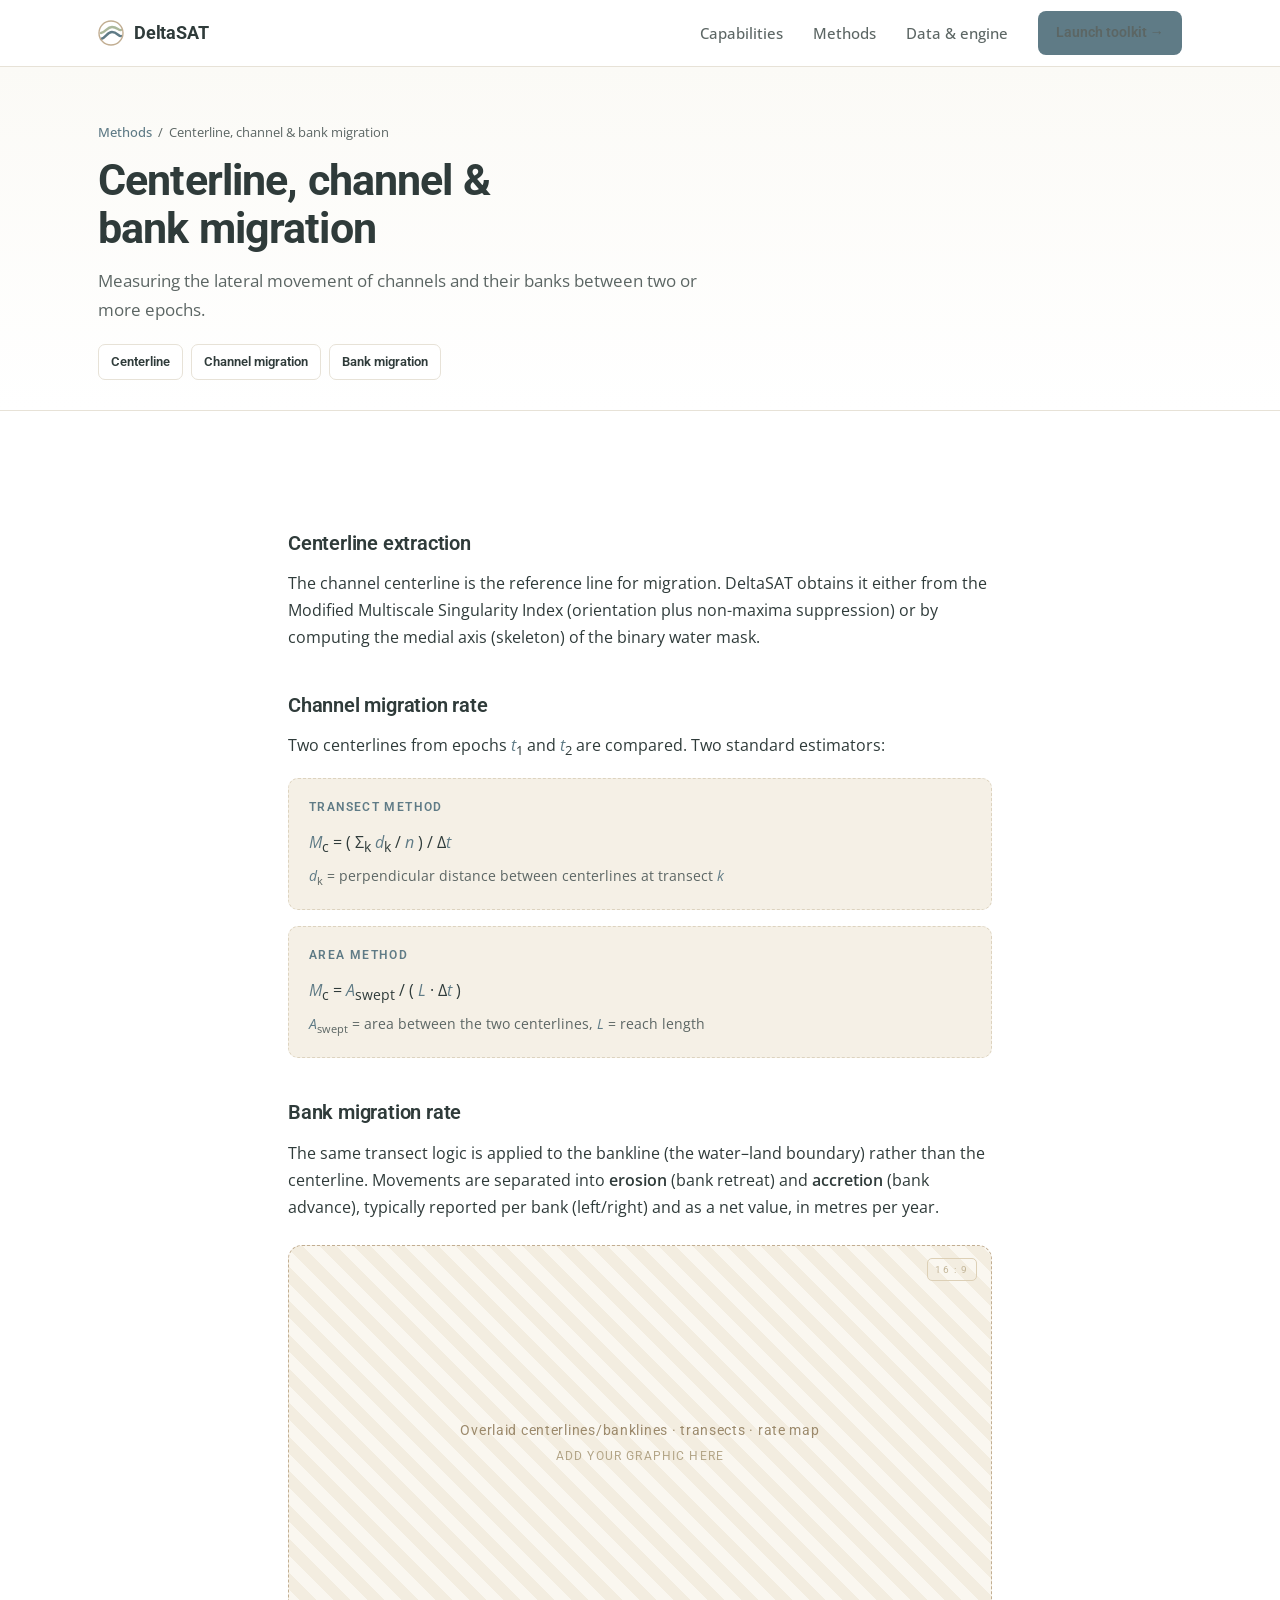
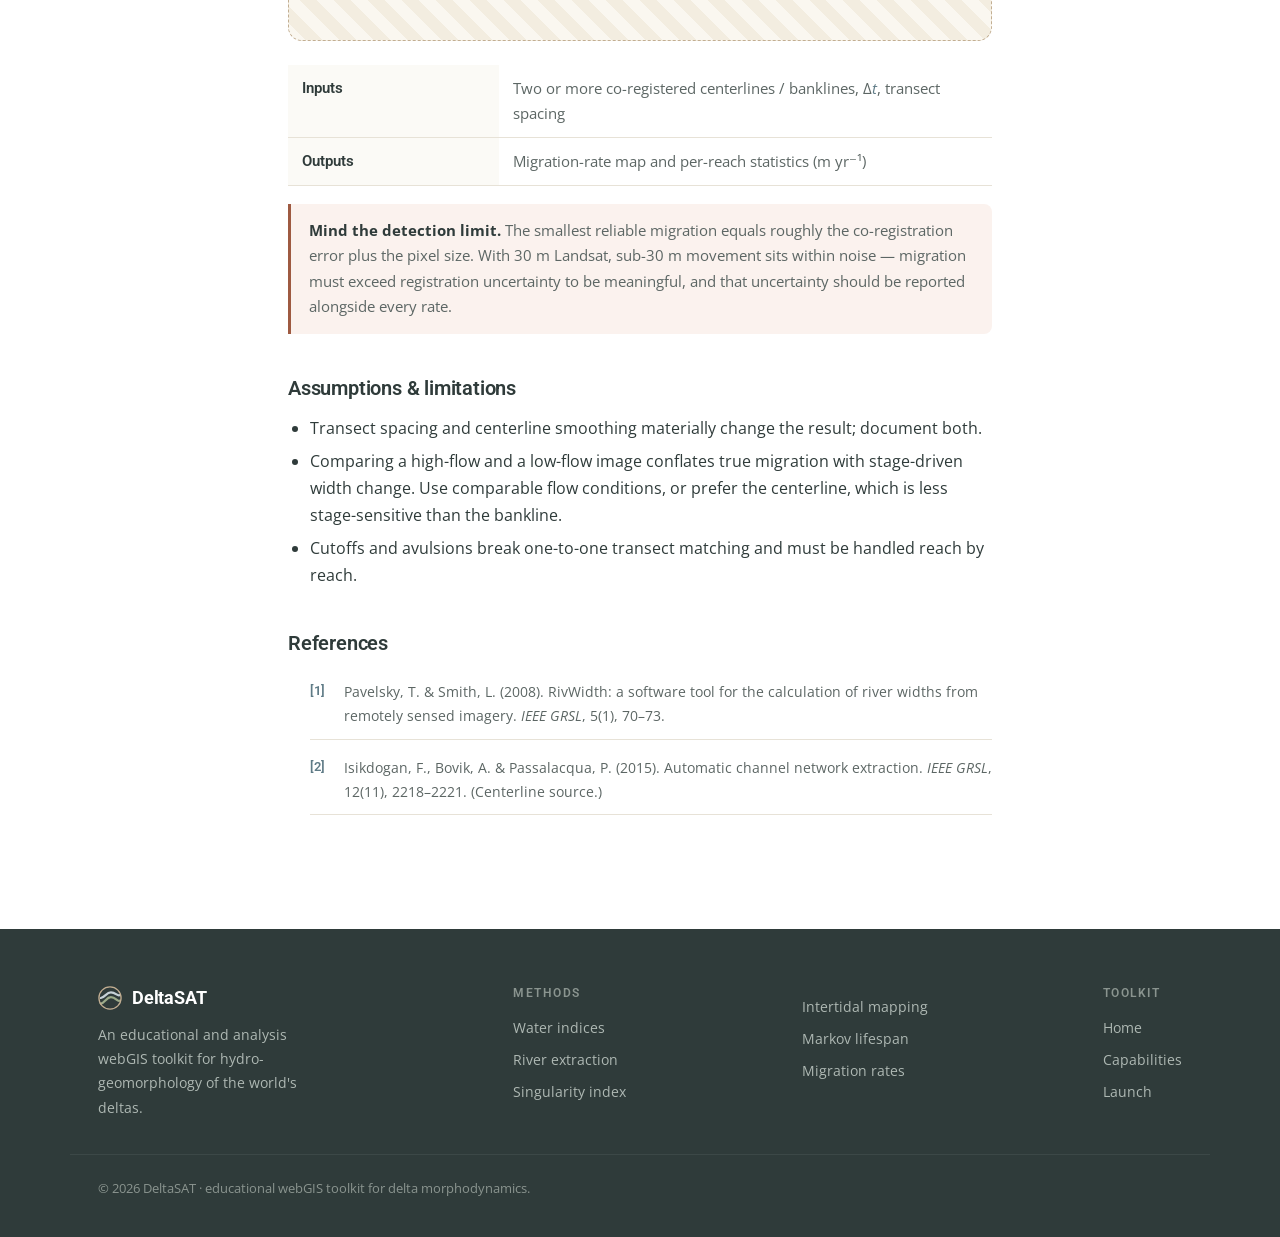
<file: demo/migration.html>
<!DOCTYPE html><html lang="en"><head>
<meta charset="UTF-8"><meta name="viewport" content="width=device-width, initial-scale=1.0">
<title>Centerline, channel & bank migration — DeltaSAT</title>
<link rel="preconnect" href="https://fonts.googleapis.com"><link rel="preconnect" href="https://fonts.gstatic.com" crossorigin>
<link href="https://fonts.googleapis.com/css2?family=Open+Sans:ital,wght@0,400;0,500;0,600;1,400&family=Roboto:wght@400;500;700&display=swap" rel="stylesheet">
<link rel="stylesheet" href="theme.css">
</head><body>
<header><div class="wrap"><nav>
  <a class="brand" href="index.html">
    <svg width="26" height="26" viewBox="0 0 26 26"><path d="M3 19c5-1 6-7 11-7s7 5 9 4" fill="none" stroke="#5F7B86" stroke-width="2.4" stroke-linecap="round"/><path d="M3 13c5-1 6-6 11-6s7 4 9 3" fill="none" stroke="#9CAB8A" stroke-width="2.4" stroke-linecap="round" opacity=".85"/><circle cx="13" cy="13" r="12" fill="none" stroke="#C2AE92" stroke-width="1.4"/></svg>
    DeltaSAT
  </a>
  <div class="navlinks">
    <a href="index.html#capabilities">Capabilities</a>
    <a href="index.html#methods">Methods</a>
    <a href="index.html#data">Data &amp; engine</a>
    <a href="#" class="btn">Launch toolkit →</a>
  </div>
</nav></div></header>
<section class="mhero"><div class="wrap">
  <p class="crumb"><a href="index.html#methods">Methods</a> &nbsp;/&nbsp; Centerline, channel &amp; bank migration</p>
  <h1 class="rise">Centerline, channel &amp; bank migration</h1>
  <p class="sub rise" style="animation-delay:.1s">Measuring the lateral movement of channels and their banks between two or more epochs.</p>
  <div class="mtags chips"><span class="chip">Centerline</span><span class="chip">Channel migration</span><span class="chip">Bank migration</span></div>
</div></section>
<section class="block"><div class="wrap prose">
  <h3>Centerline extraction</h3>
  <p>The channel centerline is the reference line for migration. DeltaSAT obtains it either from the <a href="singularity-index.html">Modified Multiscale Singularity Index</a> (orientation plus non-maxima suppression) or by computing the medial axis (skeleton) of the binary water mask.</p>
  <h3>Channel migration rate</h3>
  <p>Two centerlines from epochs <i class="v">t</i><sub>1</sub> and <i class="v">t</i><sub>2</sub> are compared. Two standard estimators:</p>
  <div class="eqn"><span class="lbl">Transect method</span>
    <i class="v">M</i><sub>c</sub> = ( Σ<sub>k</sub> <i class="v">d</i><sub>k</sub> / <i class="v">n</i> ) / Δ<i class="v">t</i>
    <br><small><i class="v">d</i><sub>k</sub> = perpendicular distance between centerlines at transect <i class="v">k</i></small>
  </div>
  <div class="eqn"><span class="lbl">Area method</span>
    <i class="v">M</i><sub>c</sub> = <i class="v">A</i><sub>swept</sub> / ( <i class="v">L</i> · Δ<i class="v">t</i> )
    <br><small><i class="v">A</i><sub>swept</sub> = area between the two centerlines, <i class="v">L</i> = reach length</small>
  </div>
  <h3>Bank migration rate</h3>
  <p>The same transect logic is applied to the bankline (the water–land boundary) rather than the centerline. Movements are separated into <strong>erosion</strong> (bank retreat) and <strong>accretion</strong> (bank advance), typically reported per bank (left/right) and as a net value, in metres per year.</p>
  <div class="figslot">Overlaid centerlines/banklines · transects · rate map<span>add your graphic here</span></div>
  <table class="spec">
    <tr><th>Inputs</th><td>Two or more co-registered centerlines / banklines, Δ<i class="v">t</i>, transect spacing</td></tr>
    <tr><th>Outputs</th><td>Migration-rate map and per-reach statistics (m yr⁻¹)</td></tr>
  </table>
  <div class="note warn"><b>Mind the detection limit.</b> The smallest reliable migration equals roughly the co-registration error plus the pixel size. With 30 m Landsat, sub-30 m movement sits within noise — migration must exceed registration uncertainty to be meaningful, and that uncertainty should be reported alongside every rate.</div>
  <h3>Assumptions &amp; limitations</h3>
  <ul>
    <li>Transect spacing and centerline smoothing materially change the result; document both.</li>
    <li>Comparing a high-flow and a low-flow image conflates true migration with stage-driven width change. Use comparable flow conditions, or prefer the centerline, which is less stage-sensitive than the bankline.</li>
    <li>Cutoffs and avulsions break one-to-one transect matching and must be handled reach by reach.</li>
  </ul>
  <h3>References</h3>
  <ol class="refs">
    <li>Pavelsky, T. &amp; Smith, L. (2008). RivWidth: a software tool for the calculation of river widths from remotely sensed imagery. <em>IEEE GRSL</em>, 5(1), 70–73.</li>
    <li>Isikdogan, F., Bovik, A. &amp; Passalacqua, P. (2015). Automatic channel network extraction. <em>IEEE GRSL</em>, 12(11), 2218–2221. (Centerline source.)</li>
  </ol>
</div></section>
<footer><div class="wrap">
  <div class="fcol">
    <div class="brand" style="display:flex;align-items:center;gap:10px;font-family:"Roboto",sans-serif;font-weight:700;font-size:1.12rem">
      <svg width="24" height="24" viewBox="0 0 26 26"><path d="M3 19c5-1 6-7 11-7s7 5 9 4" fill="none" stroke="#9CAB8A" stroke-width="2.4" stroke-linecap="round"/><path d="M3 13c5-1 6-6 11-6s7 4 9 3" fill="none" stroke="#C7D2D7" stroke-width="2.4" stroke-linecap="round"/><circle cx="13" cy="13" r="12" fill="none" stroke="#C2AE92" stroke-width="1.4"/></svg>
      DeltaSAT
    </div>
    <p style="max-width:30ch;color:#aeb8b3">An educational and analysis webGIS toolkit for hydro-geomorphology of the world's deltas.</p>
  </div>
  <div class="fcol"><h4>Methods</h4><a href="water-indices.html">Water indices</a><a href="river-extraction.html">River extraction</a><a href="singularity-index.html">Singularity index</a></div>
  <div class="fcol"><h4></h4><a href="intertidal.html">Intertidal mapping</a><a href="markov.html">Markov lifespan</a><a href="migration.html">Migration rates</a></div>
  <div class="fcol"><h4>Toolkit</h4><a href="index.html">Home</a><a href="index.html#capabilities">Capabilities</a><a href="#">Launch</a></div>
</div>
<div class="wrap fine">© 2026 DeltaSAT · educational webGIS toolkit for delta morphodynamics.</div>
</footer>
</body></html>
</file>
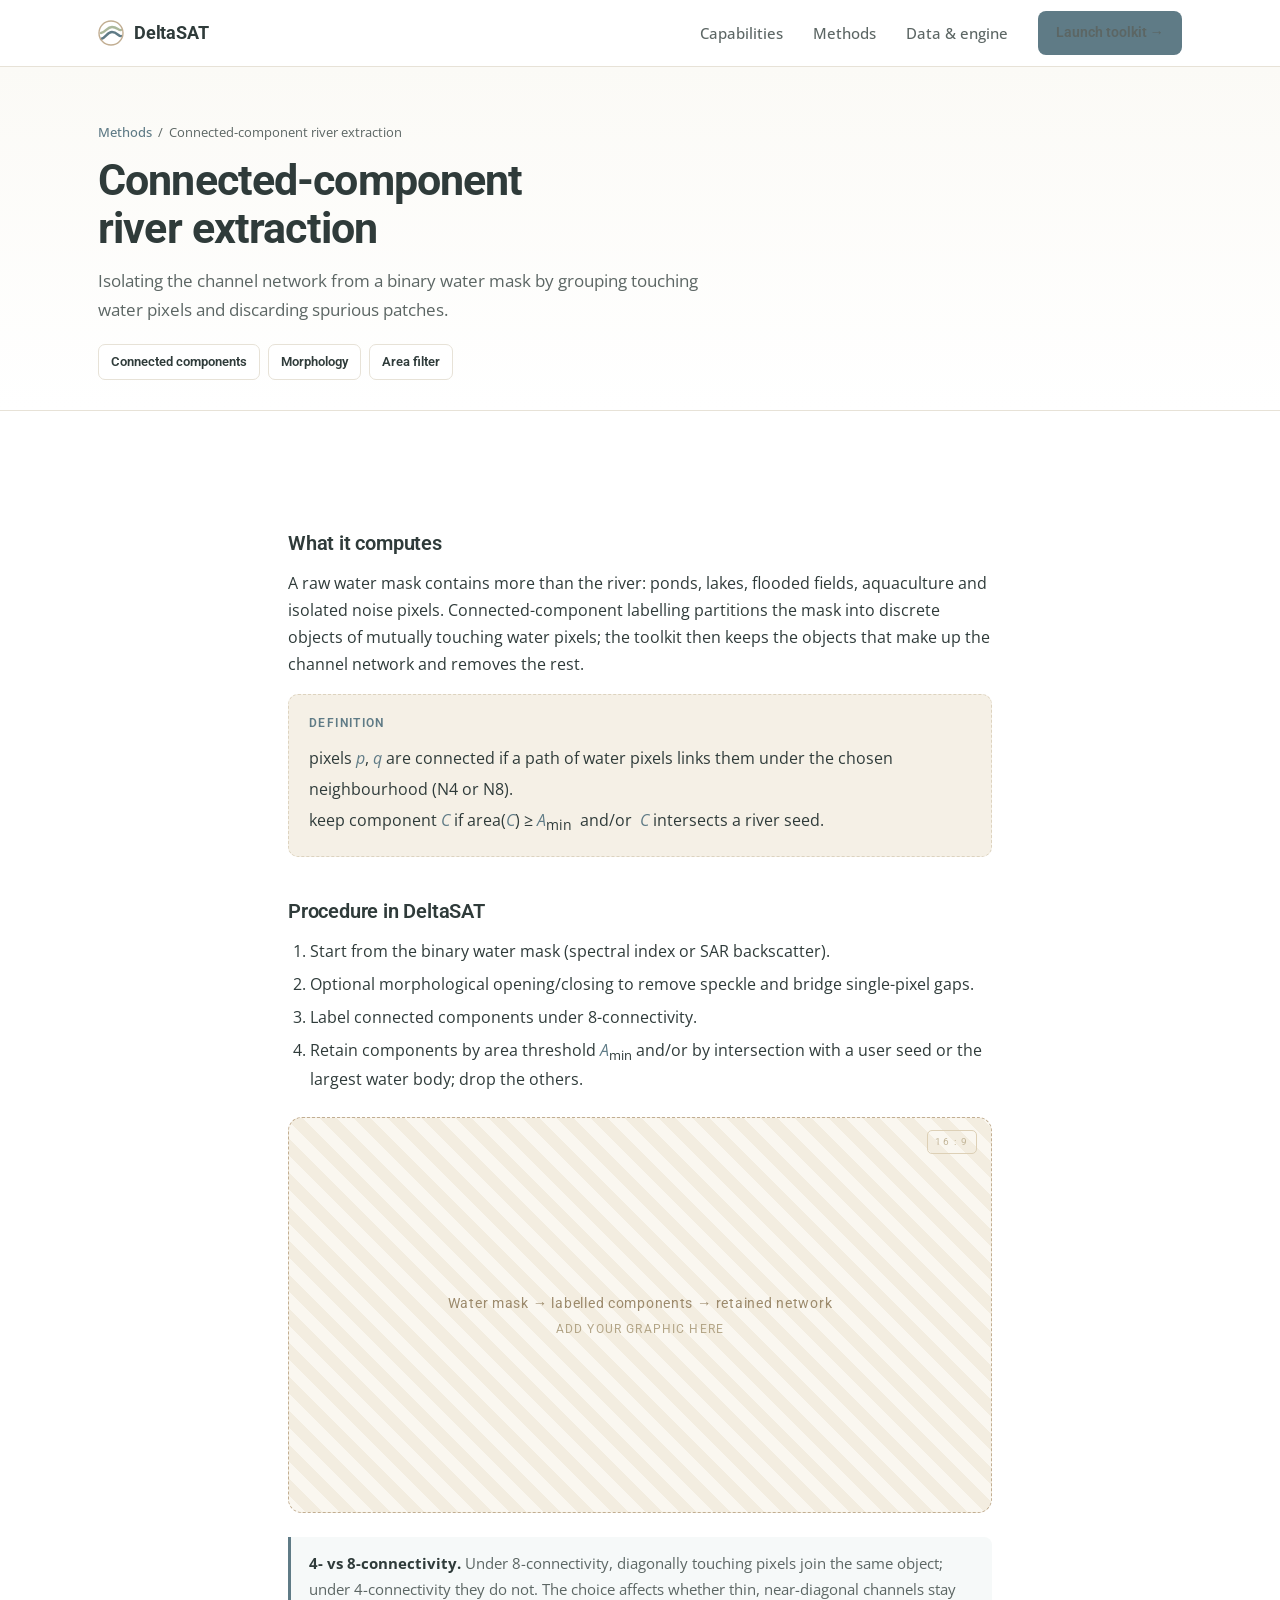
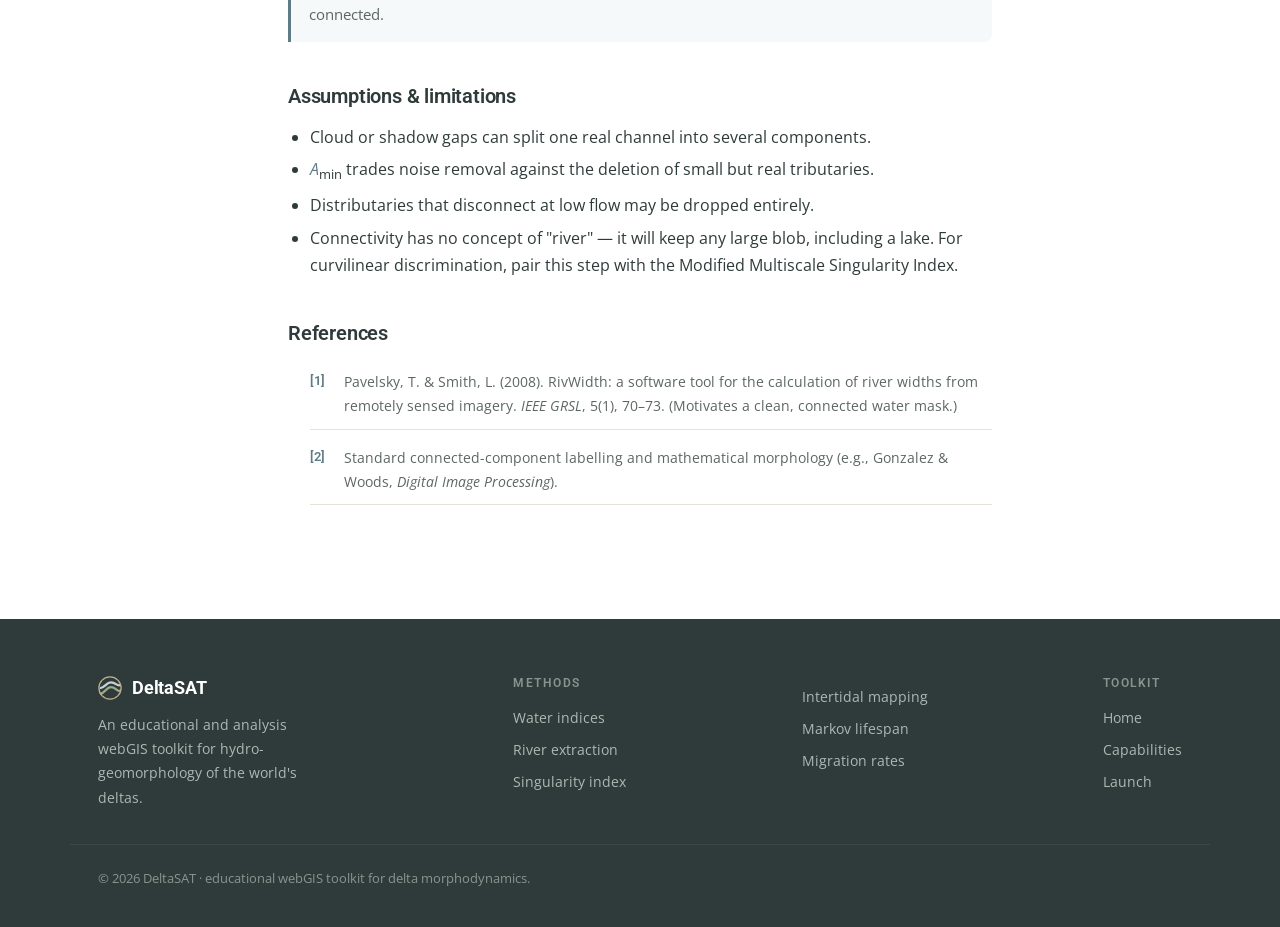
<file: demo/river-extraction.html>
<!DOCTYPE html><html lang="en"><head>
<meta charset="UTF-8"><meta name="viewport" content="width=device-width, initial-scale=1.0">
<title>Connected-component river extraction — DeltaSAT</title>
<link rel="preconnect" href="https://fonts.googleapis.com"><link rel="preconnect" href="https://fonts.gstatic.com" crossorigin>
<link href="https://fonts.googleapis.com/css2?family=Open+Sans:ital,wght@0,400;0,500;0,600;1,400&family=Roboto:wght@400;500;700&display=swap" rel="stylesheet">
<link rel="stylesheet" href="theme.css">
</head><body>
<header><div class="wrap"><nav>
  <a class="brand" href="index.html">
    <svg width="26" height="26" viewBox="0 0 26 26"><path d="M3 19c5-1 6-7 11-7s7 5 9 4" fill="none" stroke="#5F7B86" stroke-width="2.4" stroke-linecap="round"/><path d="M3 13c5-1 6-6 11-6s7 4 9 3" fill="none" stroke="#9CAB8A" stroke-width="2.4" stroke-linecap="round" opacity=".85"/><circle cx="13" cy="13" r="12" fill="none" stroke="#C2AE92" stroke-width="1.4"/></svg>
    DeltaSAT
  </a>
  <div class="navlinks">
    <a href="index.html#capabilities">Capabilities</a>
    <a href="index.html#methods">Methods</a>
    <a href="index.html#data">Data &amp; engine</a>
    <a href="#" class="btn">Launch toolkit →</a>
  </div>
</nav></div></header>
<section class="mhero"><div class="wrap">
  <p class="crumb"><a href="index.html#methods">Methods</a> &nbsp;/&nbsp; Connected-component river extraction</p>
  <h1 class="rise">Connected-component river extraction</h1>
  <p class="sub rise" style="animation-delay:.1s">Isolating the channel network from a binary water mask by grouping touching water pixels and discarding spurious patches.</p>
  <div class="mtags chips"><span class="chip">Connected components</span><span class="chip">Morphology</span><span class="chip">Area filter</span></div>
</div></section>
<section class="block"><div class="wrap prose">
  <h3>What it computes</h3>
  <p>A raw water mask contains more than the river: ponds, lakes, flooded fields, aquaculture and isolated noise pixels. Connected-component labelling partitions the mask into discrete objects of mutually touching water pixels; the toolkit then keeps the objects that make up the channel network and removes the rest.</p>
  <div class="eqn"><span class="lbl">Definition</span>
    pixels <i class="v">p</i>, <i class="v">q</i> are connected if a path of water pixels links them under the chosen neighbourhood (N4 or N8).<br>
    keep component <i class="v">C</i> if area(<i class="v">C</i>) ≥ <i class="v">A</i><sub>min</sub> &nbsp;and/or&nbsp; <i class="v">C</i> intersects a river seed.
  </div>
  <h3>Procedure in DeltaSAT</h3>
  <ol>
    <li>Start from the binary water mask (spectral index or SAR backscatter).</li>
    <li>Optional morphological opening/closing to remove speckle and bridge single-pixel gaps.</li>
    <li>Label connected components under 8-connectivity.</li>
    <li>Retain components by area threshold <i class="v">A</i><sub>min</sub> and/or by intersection with a user seed or the largest water body; drop the others.</li>
  </ol>
  <div class="figslot">Water mask → labelled components → retained network<span>add your graphic here</span></div>
  <div class="note"><b>4- vs 8-connectivity.</b> Under 8-connectivity, diagonally touching pixels join the same object; under 4-connectivity they do not. The choice affects whether thin, near-diagonal channels stay connected.</div>
  <h3>Assumptions &amp; limitations</h3>
  <ul>
    <li>Cloud or shadow gaps can split one real channel into several components.</li>
    <li><i class="v">A</i><sub>min</sub> trades noise removal against the deletion of small but real tributaries.</li>
    <li>Distributaries that disconnect at low flow may be dropped entirely.</li>
    <li>Connectivity has no concept of "river" — it will keep any large blob, including a lake. For curvilinear discrimination, pair this step with the <a href="singularity-index.html">Modified Multiscale Singularity Index</a>.</li>
  </ul>
  <h3>References</h3>
  <ol class="refs">
    <li>Pavelsky, T. &amp; Smith, L. (2008). RivWidth: a software tool for the calculation of river widths from remotely sensed imagery. <em>IEEE GRSL</em>, 5(1), 70–73. (Motivates a clean, connected water mask.)</li>
    <li>Standard connected-component labelling and mathematical morphology (e.g., Gonzalez &amp; Woods, <em>Digital Image Processing</em>).</li>
  </ol>
</div></section>
<footer><div class="wrap">
  <div class="fcol">
    <div class="brand" style="display:flex;align-items:center;gap:10px;font-family:"Roboto",sans-serif;font-weight:700;font-size:1.12rem">
      <svg width="24" height="24" viewBox="0 0 26 26"><path d="M3 19c5-1 6-7 11-7s7 5 9 4" fill="none" stroke="#9CAB8A" stroke-width="2.4" stroke-linecap="round"/><path d="M3 13c5-1 6-6 11-6s7 4 9 3" fill="none" stroke="#C7D2D7" stroke-width="2.4" stroke-linecap="round"/><circle cx="13" cy="13" r="12" fill="none" stroke="#C2AE92" stroke-width="1.4"/></svg>
      DeltaSAT
    </div>
    <p style="max-width:30ch;color:#aeb8b3">An educational and analysis webGIS toolkit for hydro-geomorphology of the world's deltas.</p>
  </div>
  <div class="fcol"><h4>Methods</h4><a href="water-indices.html">Water indices</a><a href="river-extraction.html">River extraction</a><a href="singularity-index.html">Singularity index</a></div>
  <div class="fcol"><h4></h4><a href="intertidal.html">Intertidal mapping</a><a href="markov.html">Markov lifespan</a><a href="migration.html">Migration rates</a></div>
  <div class="fcol"><h4>Toolkit</h4><a href="index.html">Home</a><a href="index.html#capabilities">Capabilities</a><a href="#">Launch</a></div>
</div>
<div class="wrap fine">© 2026 DeltaSAT · educational webGIS toolkit for delta morphodynamics.</div>
</footer>
</body></html>
</file>
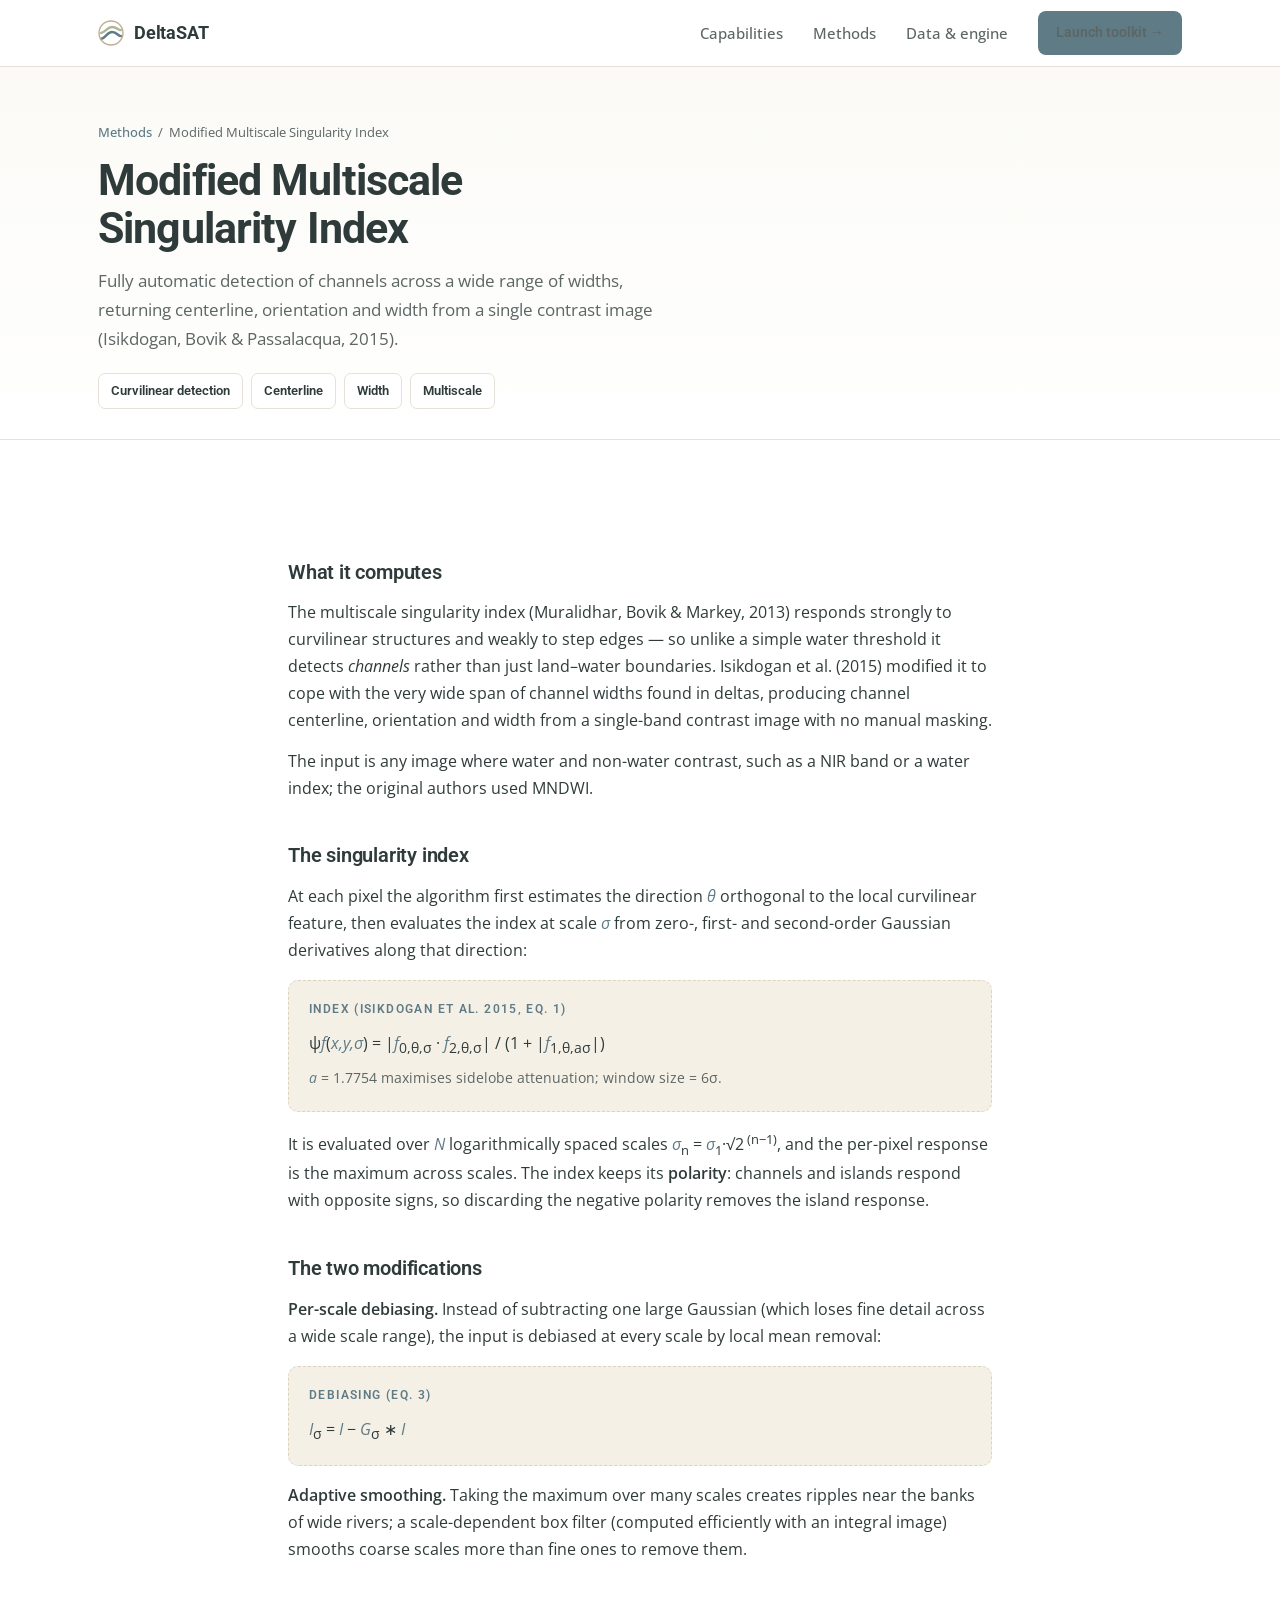
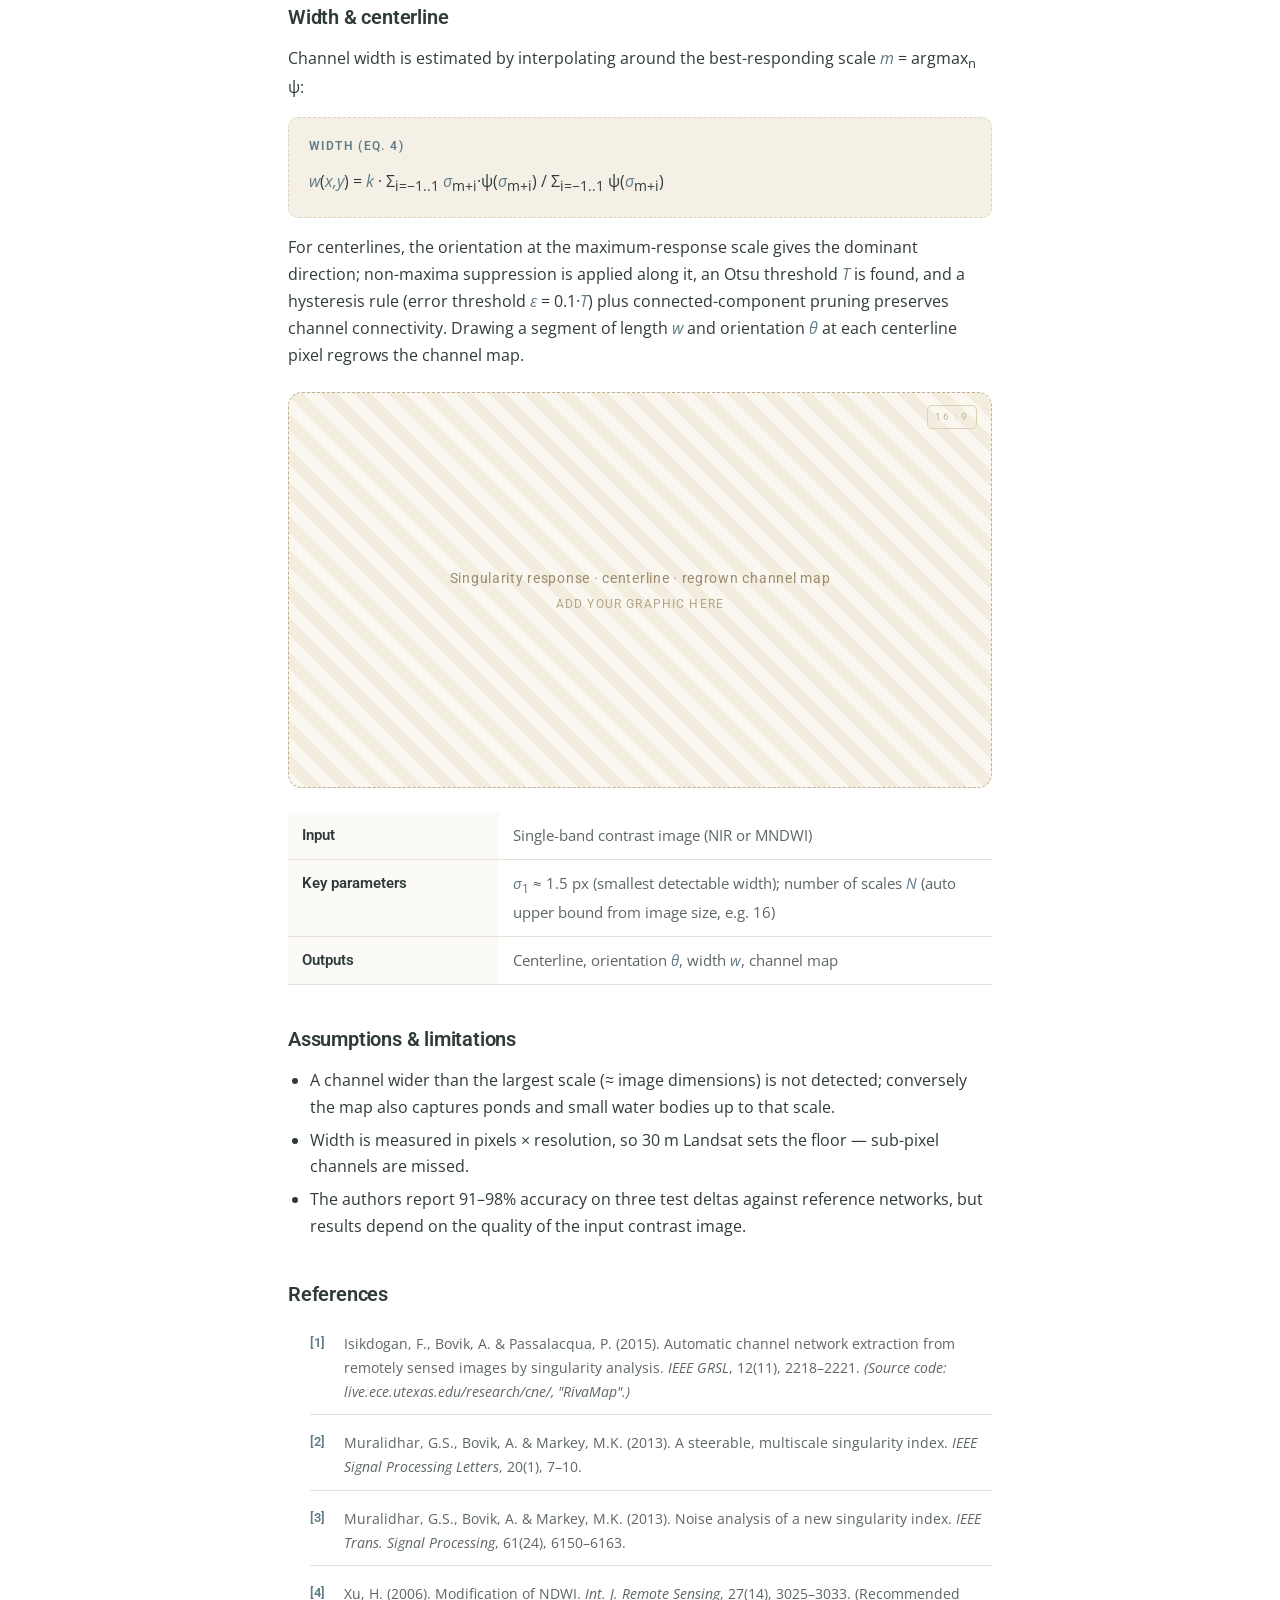
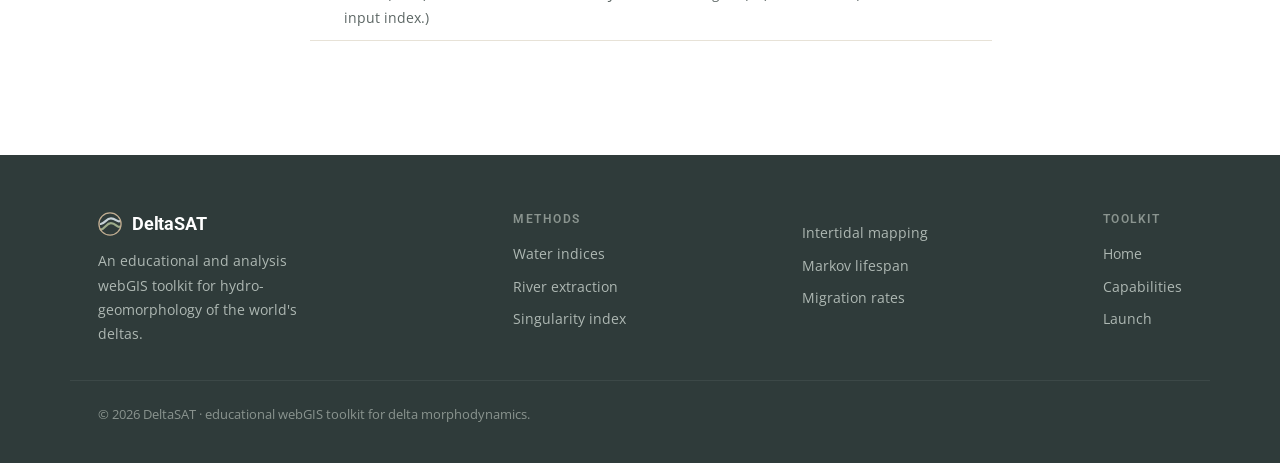
<file: demo/singularity-index.html>
<!DOCTYPE html><html lang="en"><head>
<meta charset="UTF-8"><meta name="viewport" content="width=device-width, initial-scale=1.0">
<title>Modified Multiscale Singularity Index — DeltaSAT</title>
<link rel="preconnect" href="https://fonts.googleapis.com"><link rel="preconnect" href="https://fonts.gstatic.com" crossorigin>
<link href="https://fonts.googleapis.com/css2?family=Open+Sans:ital,wght@0,400;0,500;0,600;1,400&family=Roboto:wght@400;500;700&display=swap" rel="stylesheet">
<link rel="stylesheet" href="theme.css">
</head><body>
<header><div class="wrap"><nav>
  <a class="brand" href="index.html">
    <svg width="26" height="26" viewBox="0 0 26 26"><path d="M3 19c5-1 6-7 11-7s7 5 9 4" fill="none" stroke="#5F7B86" stroke-width="2.4" stroke-linecap="round"/><path d="M3 13c5-1 6-6 11-6s7 4 9 3" fill="none" stroke="#9CAB8A" stroke-width="2.4" stroke-linecap="round" opacity=".85"/><circle cx="13" cy="13" r="12" fill="none" stroke="#C2AE92" stroke-width="1.4"/></svg>
    DeltaSAT
  </a>
  <div class="navlinks">
    <a href="index.html#capabilities">Capabilities</a>
    <a href="index.html#methods">Methods</a>
    <a href="index.html#data">Data &amp; engine</a>
    <a href="#" class="btn">Launch toolkit →</a>
  </div>
</nav></div></header>
<section class="mhero"><div class="wrap">
  <p class="crumb"><a href="index.html#methods">Methods</a> &nbsp;/&nbsp; Modified Multiscale Singularity Index</p>
  <h1 class="rise">Modified Multiscale Singularity Index</h1>
  <p class="sub rise" style="animation-delay:.1s">Fully automatic detection of channels across a wide range of widths, returning centerline, orientation and width from a single contrast image (Isikdogan, Bovik &amp; Passalacqua, 2015).</p>
  <div class="mtags chips"><span class="chip">Curvilinear detection</span><span class="chip">Centerline</span><span class="chip">Width</span><span class="chip">Multiscale</span></div>
</div></section>
<section class="block"><div class="wrap prose">
  <h3>What it computes</h3>
  <p>The multiscale singularity index (Muralidhar, Bovik &amp; Markey, 2013) responds strongly to curvilinear structures and weakly to step edges — so unlike a simple water threshold it detects <em>channels</em> rather than just land–water boundaries. Isikdogan et al. (2015) modified it to cope with the very wide span of channel widths found in deltas, producing channel centerline, orientation and width from a single-band contrast image with no manual masking.</p>
  <p>The input is any image where water and non-water contrast, such as a NIR band or a water index; the original authors used MNDWI.</p>
  <h3>The singularity index</h3>
  <p>At each pixel the algorithm first estimates the direction <i class="v">θ</i> orthogonal to the local curvilinear feature, then evaluates the index at scale <i class="v">σ</i> from zero-, first- and second-order Gaussian derivatives along that direction:</p>
  <div class="eqn"><span class="lbl">Index (Isikdogan et al. 2015, eq. 1)</span>
    ψ<i class="v">f</i>(<i class="v">x,y,σ</i>) = |<i class="v">f</i><sub>0,θ,σ</sub> · <i class="v">f</i><sub>2,θ,σ</sub>| / (1 + |<i class="v">f</i><sub>1,θ,aσ</sub>|)
    <br><small><i class="v">a</i> = 1.7754 maximises sidelobe attenuation; window size = 6σ.</small>
  </div>
  <p>It is evaluated over <i class="v">N</i> logarithmically spaced scales <i class="v">σ</i><sub>n</sub> = <i class="v">σ</i><sub>1</sub>·√2<sup>&nbsp;(n−1)</sup>, and the per-pixel response is the maximum across scales. The index keeps its <strong>polarity</strong>: channels and islands respond with opposite signs, so discarding the negative polarity removes the island response.</p>
  <h3>The two modifications</h3>
  <p><strong>Per-scale debiasing.</strong> Instead of subtracting one large Gaussian (which loses fine detail across a wide scale range), the input is debiased at every scale by local mean removal:</p>
  <div class="eqn"><span class="lbl">Debiasing (eq. 3)</span> <i class="v">I</i><sub>σ</sub> = <i class="v">I</i> − <i class="v">G</i><sub>σ</sub> ∗ <i class="v">I</i></div>
  <p><strong>Adaptive smoothing.</strong> Taking the maximum over many scales creates ripples near the banks of wide rivers; a scale-dependent box filter (computed efficiently with an integral image) smooths coarse scales more than fine ones to remove them.</p>
  <h3>Width &amp; centerline</h3>
  <p>Channel width is estimated by interpolating around the best-responding scale <i class="v">m</i> = argmax<sub>n</sub> ψ:</p>
  <div class="eqn"><span class="lbl">Width (eq. 4)</span>
    <i class="v">w</i>(<i class="v">x,y</i>) = <i class="v">k</i> · Σ<sub>i=−1..1</sub> <i class="v">σ</i><sub>m+i</sub>·ψ(<i class="v">σ</i><sub>m+i</sub>) / Σ<sub>i=−1..1</sub> ψ(<i class="v">σ</i><sub>m+i</sub>)
  </div>
  <p>For centerlines, the orientation at the maximum-response scale gives the dominant direction; non-maxima suppression is applied along it, an Otsu threshold <i class="v">T</i> is found, and a hysteresis rule (error threshold <i class="v">ε</i> = 0.1·<i class="v">T</i>) plus connected-component pruning preserves channel connectivity. Drawing a segment of length <i class="v">w</i> and orientation <i class="v">θ</i> at each centerline pixel regrows the channel map.</p>
  <div class="figslot">Singularity response · centerline · regrown channel map<span>add your graphic here</span></div>
  <table class="spec">
    <tr><th>Input</th><td>Single-band contrast image (NIR or MNDWI)</td></tr>
    <tr><th>Key parameters</th><td><i class="v">σ</i><sub>1</sub> ≈ 1.5 px (smallest detectable width); number of scales <i class="v">N</i> (auto upper bound from image size, e.g. 16)</td></tr>
    <tr><th>Outputs</th><td>Centerline, orientation <i class="v">θ</i>, width <i class="v">w</i>, channel map</td></tr>
  </table>
  <h3>Assumptions &amp; limitations</h3>
  <ul>
    <li>A channel wider than the largest scale (≈ image dimensions) is not detected; conversely the map also captures ponds and small water bodies up to that scale.</li>
    <li>Width is measured in pixels × resolution, so 30 m Landsat sets the floor — sub-pixel channels are missed.</li>
    <li>The authors report 91–98% accuracy on three test deltas against reference networks, but results depend on the quality of the input contrast image.</li>
  </ul>
  <h3>References</h3>
  <ol class="refs">
    <li>Isikdogan, F., Bovik, A. &amp; Passalacqua, P. (2015). Automatic channel network extraction from remotely sensed images by singularity analysis. <em>IEEE GRSL</em>, 12(11), 2218–2221. <em>(Source code: live.ece.utexas.edu/research/cne/, "RivaMap".)</em></li>
    <li>Muralidhar, G.S., Bovik, A. &amp; Markey, M.K. (2013). A steerable, multiscale singularity index. <em>IEEE Signal Processing Letters</em>, 20(1), 7–10.</li>
    <li>Muralidhar, G.S., Bovik, A. &amp; Markey, M.K. (2013). Noise analysis of a new singularity index. <em>IEEE Trans. Signal Processing</em>, 61(24), 6150–6163.</li>
    <li>Xu, H. (2006). Modification of NDWI. <em>Int. J. Remote Sensing</em>, 27(14), 3025–3033. (Recommended input index.)</li>
  </ol>
</div></section>
<footer><div class="wrap">
  <div class="fcol">
    <div class="brand" style="display:flex;align-items:center;gap:10px;font-family:"Roboto",sans-serif;font-weight:700;font-size:1.12rem">
      <svg width="24" height="24" viewBox="0 0 26 26"><path d="M3 19c5-1 6-7 11-7s7 5 9 4" fill="none" stroke="#9CAB8A" stroke-width="2.4" stroke-linecap="round"/><path d="M3 13c5-1 6-6 11-6s7 4 9 3" fill="none" stroke="#C7D2D7" stroke-width="2.4" stroke-linecap="round"/><circle cx="13" cy="13" r="12" fill="none" stroke="#C2AE92" stroke-width="1.4"/></svg>
      DeltaSAT
    </div>
    <p style="max-width:30ch;color:#aeb8b3">An educational and analysis webGIS toolkit for hydro-geomorphology of the world's deltas.</p>
  </div>
  <div class="fcol"><h4>Methods</h4><a href="water-indices.html">Water indices</a><a href="river-extraction.html">River extraction</a><a href="singularity-index.html">Singularity index</a></div>
  <div class="fcol"><h4></h4><a href="intertidal.html">Intertidal mapping</a><a href="markov.html">Markov lifespan</a><a href="migration.html">Migration rates</a></div>
  <div class="fcol"><h4>Toolkit</h4><a href="index.html">Home</a><a href="index.html#capabilities">Capabilities</a><a href="#">Launch</a></div>
</div>
<div class="wrap fine">© 2026 DeltaSAT · educational webGIS toolkit for delta morphodynamics.</div>
</footer>
</body></html>
</file>
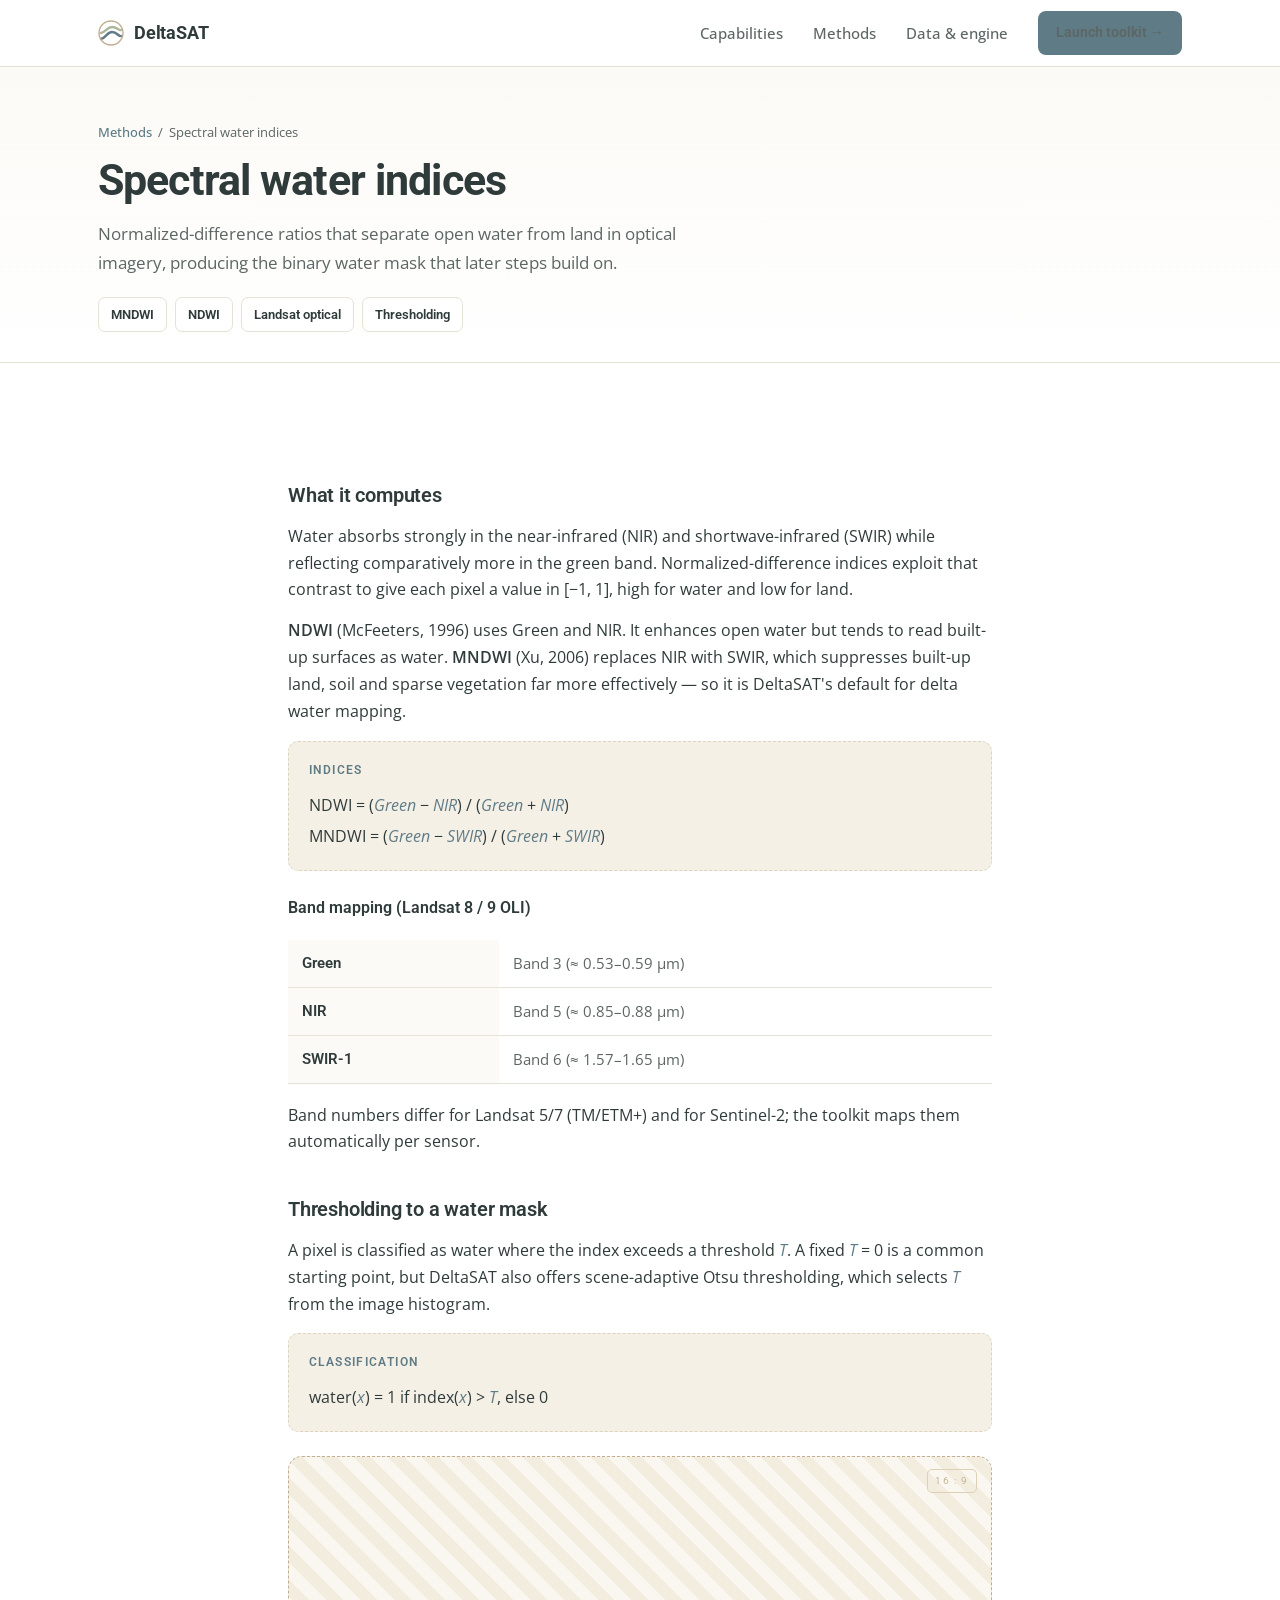
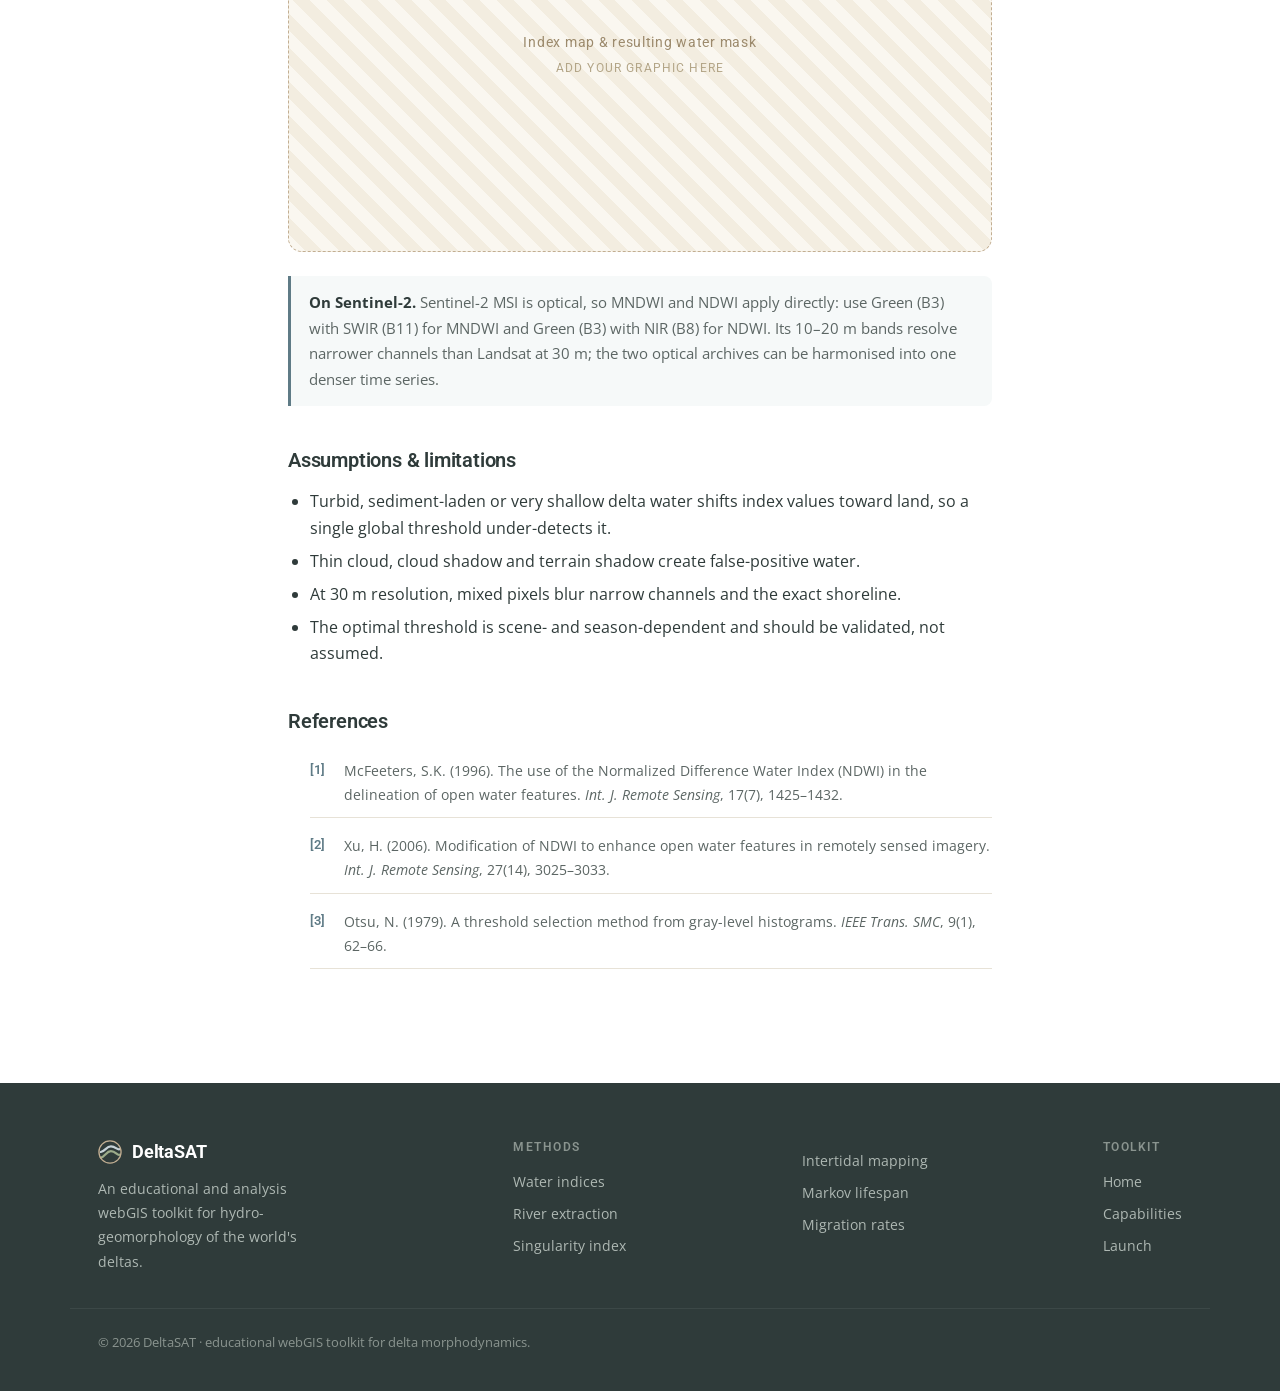
<file: demo/water-indices.html>
<!DOCTYPE html><html lang="en"><head>
<meta charset="UTF-8"><meta name="viewport" content="width=device-width, initial-scale=1.0">
<title>Spectral water indices — DeltaSAT</title>
<link rel="preconnect" href="https://fonts.googleapis.com"><link rel="preconnect" href="https://fonts.gstatic.com" crossorigin>
<link href="https://fonts.googleapis.com/css2?family=Open+Sans:ital,wght@0,400;0,500;0,600;1,400&family=Roboto:wght@400;500;700&display=swap" rel="stylesheet">
<link rel="stylesheet" href="theme.css">
</head><body>
<header><div class="wrap"><nav>
  <a class="brand" href="index.html">
    <svg width="26" height="26" viewBox="0 0 26 26"><path d="M3 19c5-1 6-7 11-7s7 5 9 4" fill="none" stroke="#5F7B86" stroke-width="2.4" stroke-linecap="round"/><path d="M3 13c5-1 6-6 11-6s7 4 9 3" fill="none" stroke="#9CAB8A" stroke-width="2.4" stroke-linecap="round" opacity=".85"/><circle cx="13" cy="13" r="12" fill="none" stroke="#C2AE92" stroke-width="1.4"/></svg>
    DeltaSAT
  </a>
  <div class="navlinks">
    <a href="index.html#capabilities">Capabilities</a>
    <a href="index.html#methods">Methods</a>
    <a href="index.html#data">Data &amp; engine</a>
    <a href="#" class="btn">Launch toolkit →</a>
  </div>
</nav></div></header>
<section class="mhero"><div class="wrap">
  <p class="crumb"><a href="index.html#methods">Methods</a> &nbsp;/&nbsp; Spectral water indices</p>
  <h1 class="rise">Spectral water indices</h1>
  <p class="sub rise" style="animation-delay:.1s">Normalized-difference ratios that separate open water from land in optical imagery, producing the binary water mask that later steps build on.</p>
  <div class="mtags chips"><span class="chip">MNDWI</span><span class="chip">NDWI</span><span class="chip">Landsat optical</span><span class="chip">Thresholding</span></div>
</div></section>
<section class="block"><div class="wrap prose">
  <h3>What it computes</h3>
  <p>Water absorbs strongly in the near-infrared (NIR) and shortwave-infrared (SWIR) while reflecting comparatively more in the green band. Normalized-difference indices exploit that contrast to give each pixel a value in [−1, 1], high for water and low for land.</p>
  <p><strong>NDWI</strong> (McFeeters, 1996) uses Green and NIR. It enhances open water but tends to read built-up surfaces as water. <strong>MNDWI</strong> (Xu, 2006) replaces NIR with SWIR, which suppresses built-up land, soil and sparse vegetation far more effectively — so it is DeltaSAT's default for delta water mapping.</p>
  <div class="eqn"><span class="lbl">Indices</span>
    NDWI = (<i class="v">Green</i> − <i class="v">NIR</i>) / (<i class="v">Green</i> + <i class="v">NIR</i>)<br>
    MNDWI = (<i class="v">Green</i> − <i class="v">SWIR</i>) / (<i class="v">Green</i> + <i class="v">SWIR</i>)
  </div>
  <h4>Band mapping (Landsat 8 / 9 OLI)</h4>
  <table class="spec">
    <tr><th>Green</th><td>Band 3 (≈ 0.53–0.59 µm)</td></tr>
    <tr><th>NIR</th><td>Band 5 (≈ 0.85–0.88 µm)</td></tr>
    <tr><th>SWIR-1</th><td>Band 6 (≈ 1.57–1.65 µm)</td></tr>
  </table>
  <p>Band numbers differ for Landsat 5/7 (TM/ETM+) and for Sentinel-2; the toolkit maps them automatically per sensor.</p>
  <h3>Thresholding to a water mask</h3>
  <p>A pixel is classified as water where the index exceeds a threshold <i class="v">T</i>. A fixed <i class="v">T</i> = 0 is a common starting point, but DeltaSAT also offers scene-adaptive Otsu thresholding, which selects <i class="v">T</i> from the image histogram.</p>
  <div class="eqn"><span class="lbl">Classification</span> water(<i class="v">x</i>) = 1 if index(<i class="v">x</i>) &gt; <i class="v">T</i>, else 0</div>
  <div class="figslot">Index map &amp; resulting water mask<span>add your graphic here</span></div>
  <div class="note"><b>On Sentinel-2.</b> Sentinel-2 MSI is optical, so MNDWI and NDWI apply directly: use Green (B3) with SWIR (B11) for MNDWI and Green (B3) with NIR (B8) for NDWI. Its 10–20 m bands resolve narrower channels than Landsat at 30 m; the two optical archives can be harmonised into one denser time series.</div>
  <h3>Assumptions &amp; limitations</h3>
  <ul>
    <li>Turbid, sediment-laden or very shallow delta water shifts index values toward land, so a single global threshold under-detects it.</li>
    <li>Thin cloud, cloud shadow and terrain shadow create false-positive water.</li>
    <li>At 30 m resolution, mixed pixels blur narrow channels and the exact shoreline.</li>
    <li>The optimal threshold is scene- and season-dependent and should be validated, not assumed.</li>
  </ul>
  <h3>References</h3>
  <ol class="refs">
    <li>McFeeters, S.K. (1996). The use of the Normalized Difference Water Index (NDWI) in the delineation of open water features. <em>Int. J. Remote Sensing</em>, 17(7), 1425–1432.</li>
    <li>Xu, H. (2006). Modification of NDWI to enhance open water features in remotely sensed imagery. <em>Int. J. Remote Sensing</em>, 27(14), 3025–3033.</li>
    <li>Otsu, N. (1979). A threshold selection method from gray-level histograms. <em>IEEE Trans. SMC</em>, 9(1), 62–66.</li>
  </ol>
</div></section>
<footer><div class="wrap">
  <div class="fcol">
    <div class="brand" style="display:flex;align-items:center;gap:10px;font-family:"Roboto",sans-serif;font-weight:700;font-size:1.12rem">
      <svg width="24" height="24" viewBox="0 0 26 26"><path d="M3 19c5-1 6-7 11-7s7 5 9 4" fill="none" stroke="#9CAB8A" stroke-width="2.4" stroke-linecap="round"/><path d="M3 13c5-1 6-6 11-6s7 4 9 3" fill="none" stroke="#C7D2D7" stroke-width="2.4" stroke-linecap="round"/><circle cx="13" cy="13" r="12" fill="none" stroke="#C2AE92" stroke-width="1.4"/></svg>
      DeltaSAT
    </div>
    <p style="max-width:30ch;color:#aeb8b3">An educational and analysis webGIS toolkit for hydro-geomorphology of the world's deltas.</p>
  </div>
  <div class="fcol"><h4>Methods</h4><a href="water-indices.html">Water indices</a><a href="river-extraction.html">River extraction</a><a href="singularity-index.html">Singularity index</a></div>
  <div class="fcol"><h4></h4><a href="intertidal.html">Intertidal mapping</a><a href="markov.html">Markov lifespan</a><a href="migration.html">Migration rates</a></div>
  <div class="fcol"><h4>Toolkit</h4><a href="index.html">Home</a><a href="index.html#capabilities">Capabilities</a><a href="#">Launch</a></div>
</div>
<div class="wrap fine">© 2026 DeltaSAT · educational webGIS toolkit for delta morphodynamics.</div>
</footer>
</body></html>
</file>
<file: demo/theme.css>
/* ============================================================
   DeltaSAT — "Tidal Earth" theme
   Palette derived from the project reference image.
   Fonts: Open Sans (body) · Roboto (display) — clean & readable.
   ============================================================ */

:root{
  --river:#8FA2AB; --river-deep:#5F7B86; --river-pale:#C7D2D7;
  --sand:#D6C5B1; --sand-deep:#C2AE92; --cream:#F5F0E6;
  --sage:#9CAB8A; --sage-deep:#75895C; --terracotta:#9E5A41;
  --ink:#2F3B3A; --ink-soft:#5C6664; --line:#E7E2D7; --white:#fff;
  --shadow:0 1px 2px rgba(47,59,58,.05),0 10px 30px -12px rgba(47,59,58,.18);
  --maxw:1140px;
}
*{margin:0;padding:0;box-sizing:border-box}
html{scroll-behavior:smooth}
body{font-family:"Open Sans",sans-serif;color:var(--ink);background:var(--white);line-height:1.68;-webkit-font-smoothing:antialiased;overflow-x:hidden}
h1,h2,h3,h4,.brand,.eyebrow,.btn,.tag,.chip{font-family:"Roboto",sans-serif}
a{color:inherit;text-decoration:none}
.wrap{max-width:var(--maxw);margin:0 auto;padding:0 28px}
.eyebrow{font-size:.72rem;letter-spacing:.18em;text-transform:uppercase;font-weight:600;color:var(--river-deep)}

/* ---- nav ---- */
header{position:sticky;top:0;z-index:50;background:rgba(255,255,255,.85);backdrop-filter:blur(10px);border-bottom:1px solid var(--line)}
nav{display:flex;align-items:center;justify-content:space-between;height:66px}
.brand{display:flex;align-items:center;gap:10px;font-weight:700;font-size:1.12rem;letter-spacing:-.01em}
.brand svg{flex:none}
.navlinks{display:flex;gap:30px;align-items:center;font-size:.92rem;font-weight:500}
.navlinks a{color:var(--ink-soft);transition:color .2s}
.navlinks a:hover{color:var(--ink)}
.btn{display:inline-flex;align-items:center;gap:7px;font-weight:600;font-size:.9rem;padding:10px 18px;border-radius:8px;background:var(--river-deep);color:#fff;transition:transform .18s,box-shadow .18s,background .2s;border:none;cursor:pointer}
.btn:hover{background:#54707b;transform:translateY(-1px);box-shadow:0 8px 18px -8px rgba(95,123,134,.6)}
.btn.ghost{background:transparent;color:var(--ink);border:1px solid var(--line)}
.btn.ghost:hover{background:var(--cream);box-shadow:none}
@media(max-width:780px){.navlinks a:not(.btn){display:none}}

/* ---- generic section ---- */
section.block{padding:78px 0}
.head{max-width:640px;margin-bottom:42px}
.head h2{font-size:clamp(1.6rem,3vw,2.15rem);line-height:1.15;letter-spacing:-.015em;margin:12px 0 12px;font-weight:700}
.head p{color:var(--ink-soft);font-size:1.02rem}

/* ---- buttons row ---- */
.cta{display:flex;gap:14px;flex-wrap:wrap}

/* ---- equation block ---- */
.eqn{font-family:"Open Sans",sans-serif;background:var(--cream);border:1px dashed #ddd3bf;border-radius:10px;padding:18px 20px;margin:16px 0;font-size:1.02rem;line-height:1.9;color:var(--ink);overflow-x:auto}
.eqn .lbl{display:block;font-family:"Roboto",sans-serif;font-size:.72rem;letter-spacing:.12em;text-transform:uppercase;color:var(--river-deep);margin-bottom:8px;font-weight:600}
i.v{font-style:italic;color:var(--river-deep)}
.eqn small{color:var(--ink-soft)}

/* ---- 16:9 figure placeholder reserved for user graphics ---- */
.figslot{position:relative;width:100%;aspect-ratio:16/9;border:1.5px dashed var(--sand-deep);background:repeating-linear-gradient(45deg,#faf7f0,#faf7f0 12px,#f3ede0 12px,#f3ede0 24px);border-radius:14px;display:flex;flex-direction:column;align-items:center;justify-content:center;gap:4px;color:#9c8a6c;font-family:"Roboto",sans-serif;font-size:.9rem;letter-spacing:.05em;text-align:center;padding:24px;margin:24px 0}
.figslot::before{content:"16 : 9";position:absolute;top:12px;right:14px;font-size:.64rem;letter-spacing:.16em;color:#c4b79a;border:1px solid #ddd0b6;border-radius:5px;padding:2px 7px}
.figslot span{display:block;font-size:.72rem;color:#b3a587;letter-spacing:.1em;text-transform:uppercase}
@supports not (aspect-ratio:1){.figslot{min-height:0;padding-bottom:56.25%}}

/* ---- callouts ---- */
.note{border-left:3px solid var(--river-deep);background:#f6f9f9;padding:14px 18px;border-radius:0 8px 8px 0;margin:18px 0;font-size:.95rem;color:var(--ink-soft)}
.note.warn{border-color:var(--terracotta);background:#fbf2ee}
.note b{color:var(--ink)}

/* ---- spec table ---- */
.spec{width:100%;border-collapse:collapse;margin:18px 0;font-size:.93rem}
.spec th,.spec td{text-align:left;padding:11px 14px;border-bottom:1px solid var(--line);vertical-align:top}
.spec th{font-family:"Roboto",sans-serif;font-weight:600;color:var(--ink);background:#fbfaf6;width:30%}
.spec td{color:var(--ink-soft)}

/* ---- chips ---- */
.chips{display:flex;flex-wrap:wrap;gap:8px;margin-top:6px}
.chip{font-size:.8rem;font-weight:600;padding:6px 12px;border-radius:7px;background:#fff;border:1px solid var(--line);color:var(--ink)}

/* ---- references ---- */
.refs{list-style:none;counter-reset:r;font-size:.9rem;color:var(--ink-soft)}
.refs li{counter-increment:r;padding:10px 0 10px 34px;position:relative;border-bottom:1px solid var(--line)}
.refs li::before{content:"["counter(r)"]";position:absolute;left:0;font-family:"Roboto",sans-serif;font-weight:600;color:var(--river-deep);font-size:.82rem}

/* ---- method body prose ---- */
.prose{max-width:760px}
.prose h3{font-family:"Roboto",sans-serif;font-size:1.25rem;font-weight:600;letter-spacing:-.01em;margin:38px 0 10px}
.prose h4{font-family:"Roboto",sans-serif;font-size:1rem;font-weight:600;margin:24px 0 6px}
.prose p{margin:0 0 14px;color:var(--ink)}
.prose ul,.prose ol{margin:0 0 16px 22px}
.prose li{margin:6px 0}
.prose strong{font-weight:600}

/* ---- breadcrumb / method hero ---- */
.mhero{padding:54px 0 30px;border-bottom:1px solid var(--line);background:linear-gradient(180deg,#fbfaf6,#fff)}
.crumb{font-size:.82rem;color:var(--ink-soft);margin-bottom:14px}
.crumb a{color:var(--river-deep);font-weight:500}
.mhero h1{font-size:clamp(1.9rem,3.6vw,2.7rem);line-height:1.1;letter-spacing:-.02em;font-weight:700;font-family:"Roboto",sans-serif;max-width:18ch}
.mhero .sub{margin-top:14px;font-size:1.08rem;color:var(--ink-soft);max-width:60ch}
.mtags{display:flex;gap:8px;flex-wrap:wrap;margin-top:20px}

/* ---- footer ---- */
footer{background:var(--ink);color:#cfd6d2;padding:54px 0 38px;font-size:.9rem;margin-top:20px}
footer .wrap{display:flex;justify-content:space-between;gap:30px;flex-wrap:wrap}
footer .brand{color:#fff;margin-bottom:10px}
footer a{color:#aeb8b3;transition:color .2s}
footer a:hover{color:#fff}
.fcol h4{font-family:"Roboto",sans-serif;font-size:.78rem;letter-spacing:.12em;text-transform:uppercase;color:#8a948f;margin-bottom:12px;font-weight:600}
.fcol a{display:block;margin-bottom:8px}
.fine{border-top:1px solid #3c4847;margin-top:34px;padding-top:22px;color:#8a948f;font-size:.82rem}

/* ---- load animation ---- */
.rise{opacity:0;transform:translateY(16px);animation:rise .7s cubic-bezier(.2,.7,.2,1) forwards}
@keyframes rise{to{opacity:1;transform:none}}
@media(prefers-reduced-motion:reduce){.rise{animation:none;opacity:1;transform:none}}
</file>
